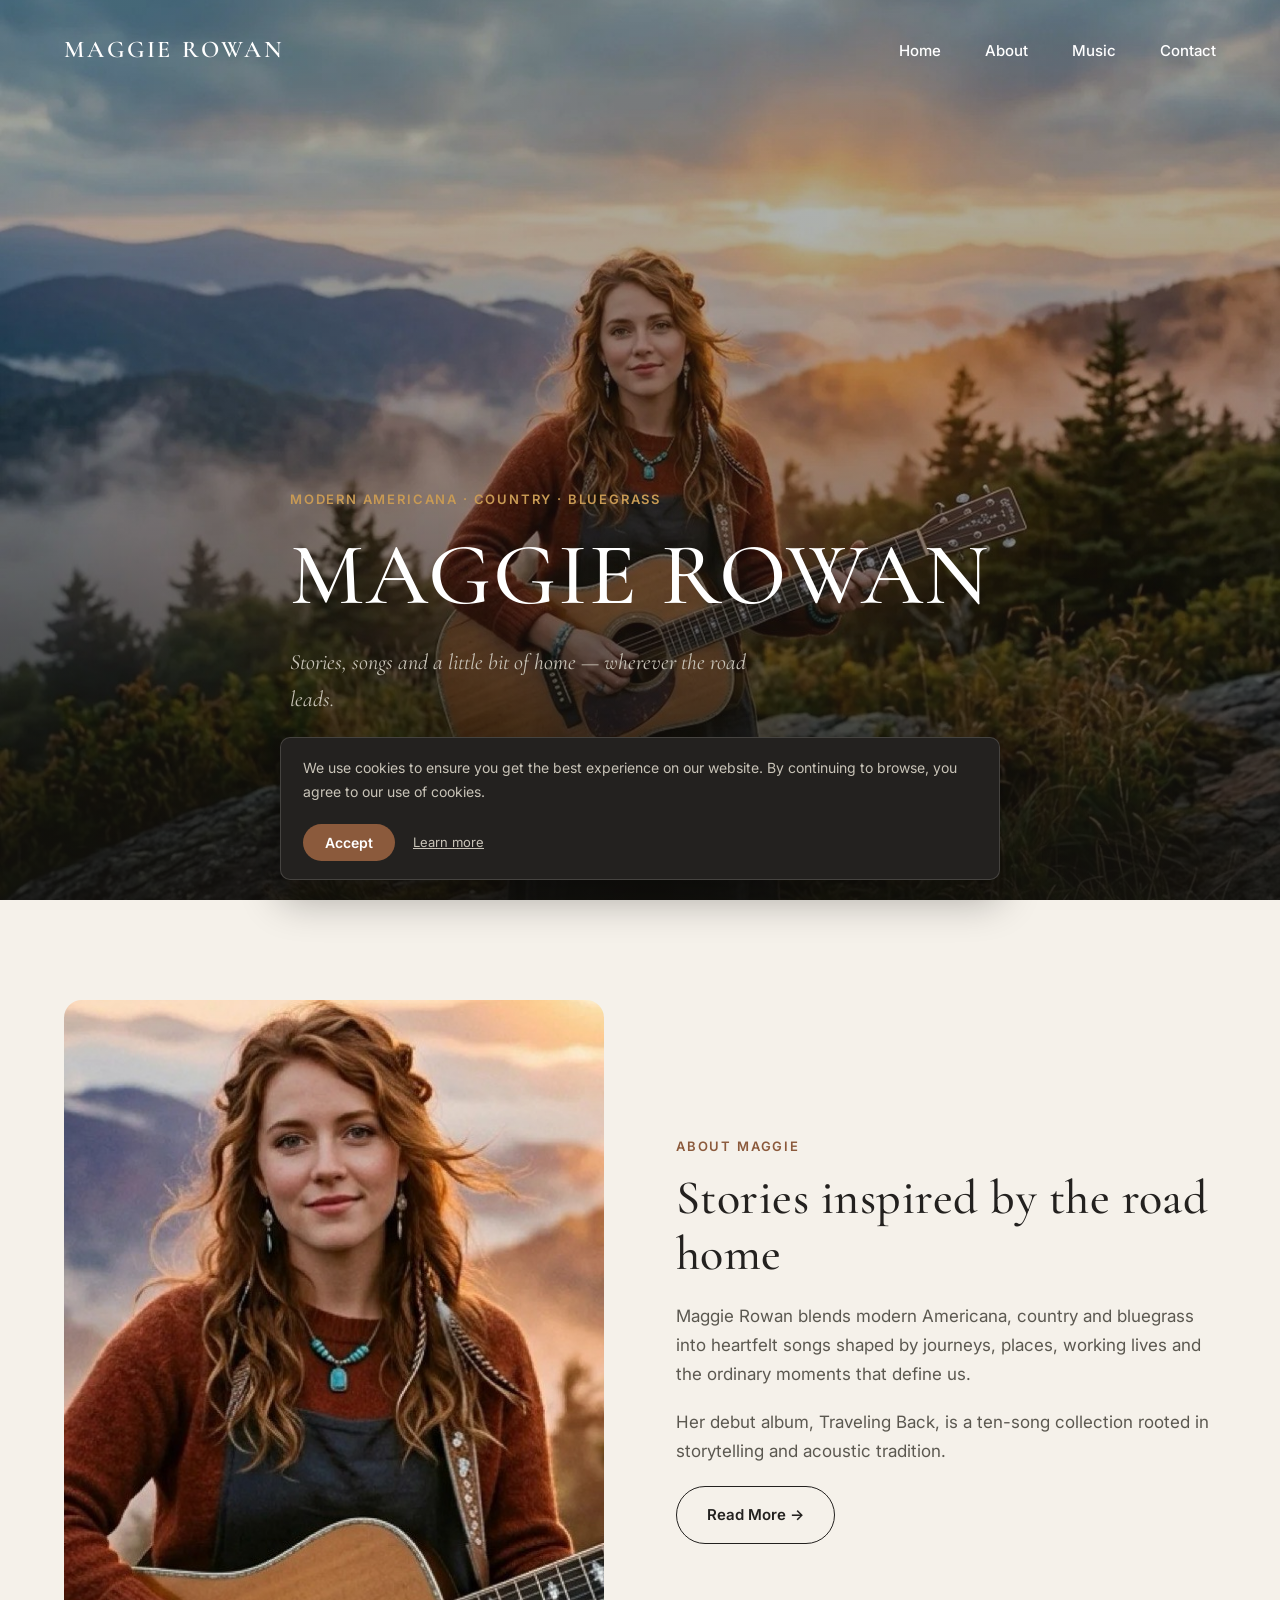
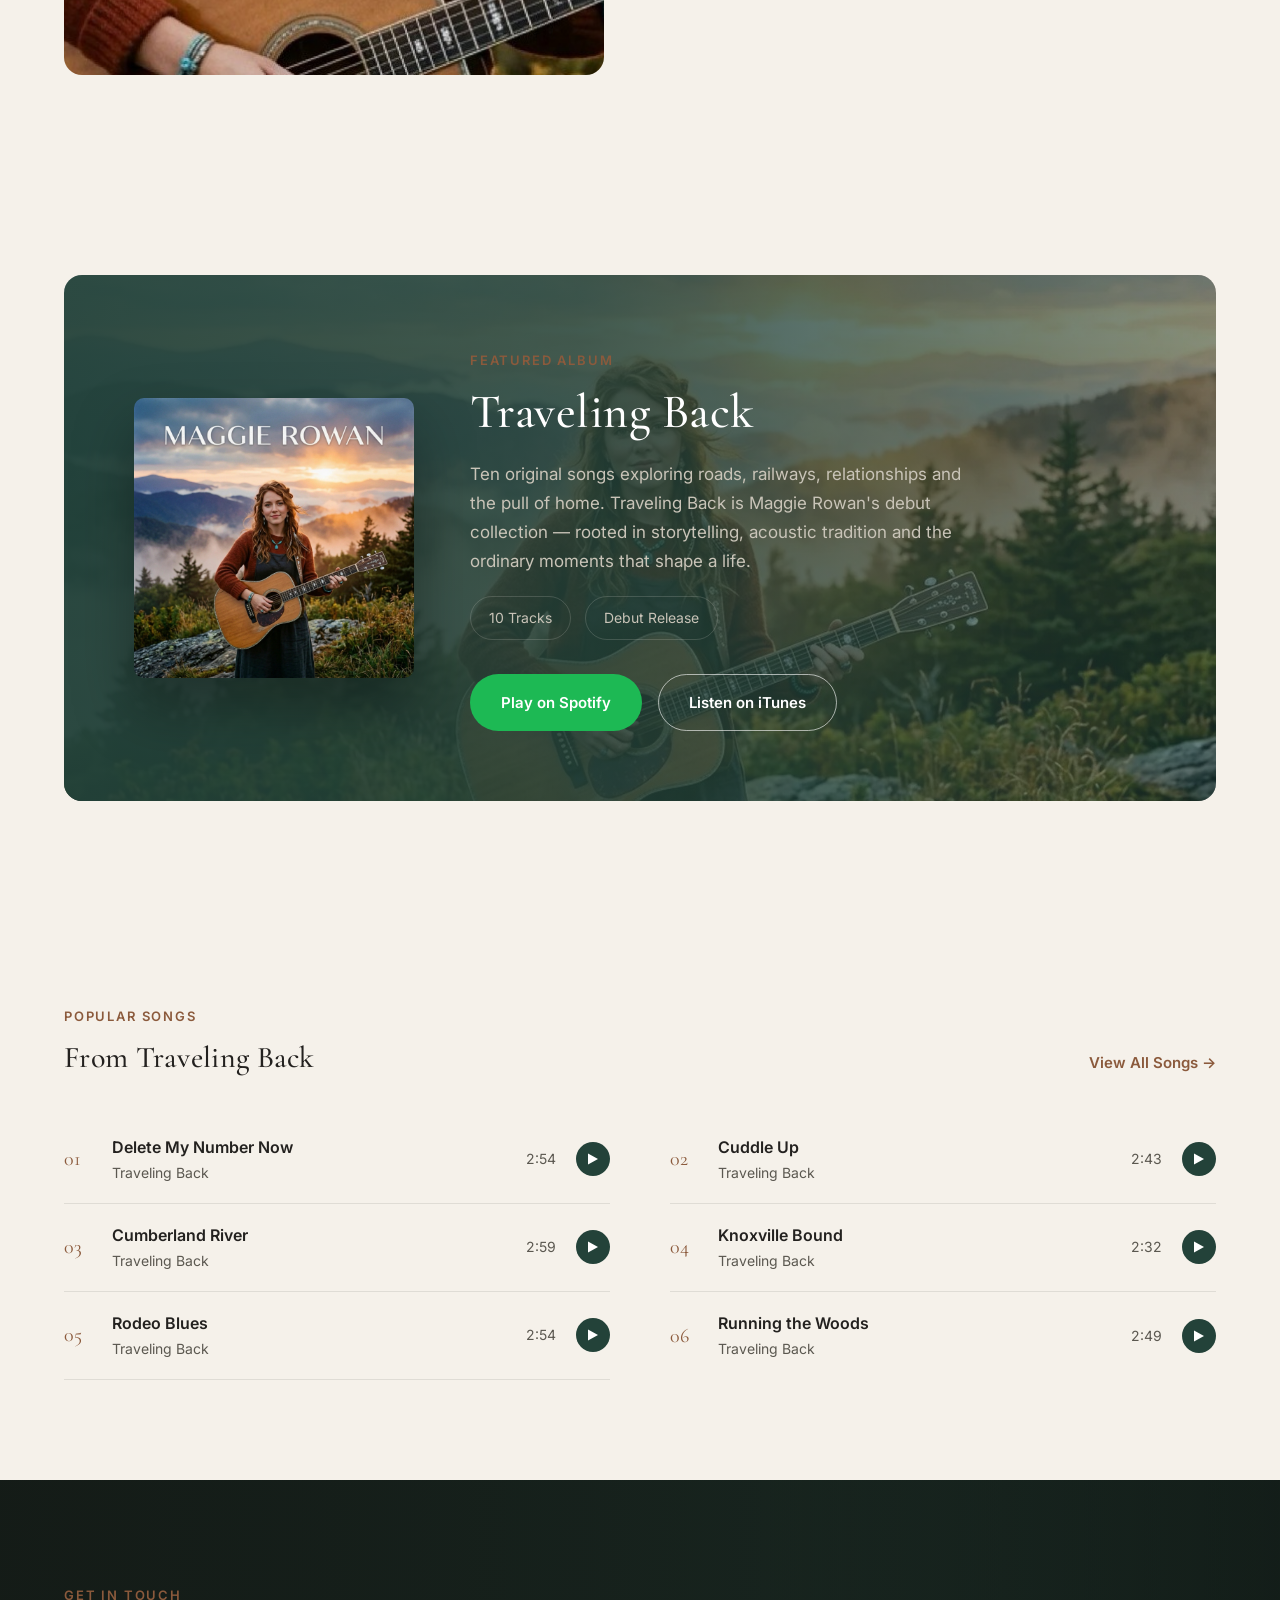
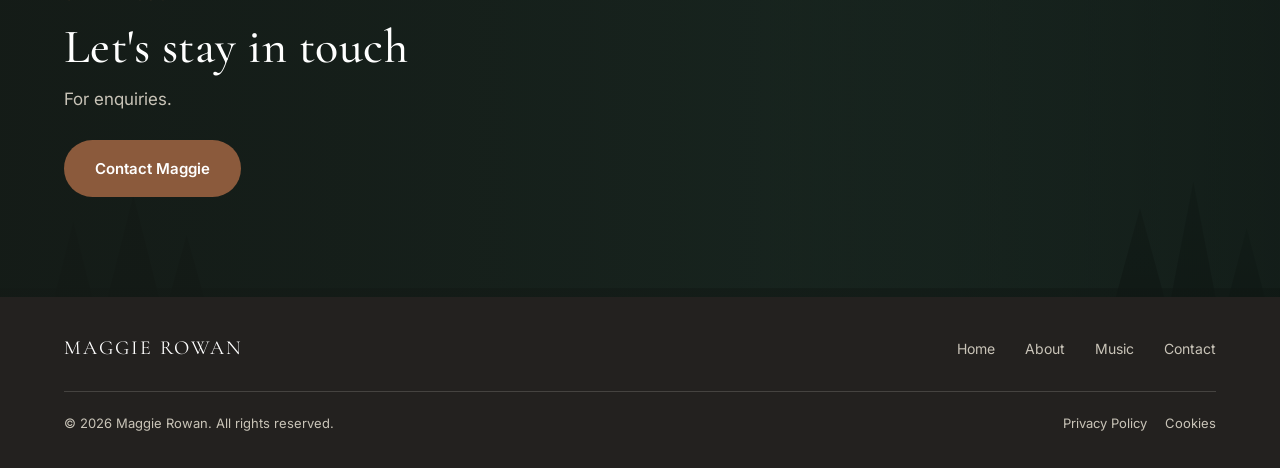
<file: static-site/index.html>
<!DOCTYPE html>
<html lang="en-US">
<head>
<meta charset="UTF-8" />
<meta name="viewport" content="width=device-width, initial-scale=1" />
<title>Maggie Rowan | Modern Americana, Country &amp; Bluegrass</title>
<meta name="description" content="Maggie Rowan is a singer-songwriter bringing together modern Americana, country and bluegrass. Listen to her debut album, Traveling Back." />
<link rel="preconnect" href="https://fonts.googleapis.com">
<link rel="preconnect" href="https://fonts.gstatic.com" crossorigin>
<link href="https://fonts.googleapis.com/css2?family=Cormorant+Garamond:ital,wght@0,400;0,500;0,600;1,500&family=Inter:wght@400;500;600;700&display=swap" rel="stylesheet">
<link rel="stylesheet" href="assets/css/style.css" />
</head>
<body class="mr-body">

<header class="mr-header" id="mr-site-header">
	<div class="mr-container mr-header-inner">
		<a class="mr-logo" href="index.html">Maggie Rowan</a>
		<ul class="mr-nav" id="mr-nav">
			<li><a href="index.html">Home</a></li>
			<li><a href="about.html">About</a></li>
			<li><a href="music.html">Music</a></li>
			<li><a href="contact.html">Contact</a></li>
		</ul>
		<button type="button" class="mr-nav-toggle" id="mr-nav-toggle" aria-label="Toggle menu" aria-expanded="false" aria-controls="mr-nav">
			<span></span><span></span><span></span>
		</button>
	</div>
</header>

<main>

	<!-- HERO -->
	<section class="mr-hero" style="background-image:url('assets/images/hero-photo.jpg');">
		<div class="mr-container mr-hero-content">
			<span class="mr-eyebrow">Modern Americana &middot; Country &middot; Bluegrass</span>
			<h1>Maggie Rowan</h1>
			<p class="mr-hero-subtext">Stories, songs and a little bit of home &mdash; wherever the road leads.</p>
			<div class="mr-btn-row">
				<a class="mr-btn mr-btn-spotify" href="https://open.spotify.com/artist/01Sv95DwkMF2DjDFXOxd6R" target="_blank" rel="noopener">Listen on Spotify</a>
				<a class="mr-btn mr-btn-outline" href="https://itunes.apple.com/us/artist/maggie-rowan/6808578070" target="_blank" rel="noopener">Listen on iTunes</a>
			</div>
		</div>
	</section>

	<!-- ABOUT -->
	<section class="mr-section mr-bg-ivory">
		<div class="mr-container mr-split">
			<div class="mr-split-media">
				<img src="assets/images/portrait-home.jpg" alt="Maggie Rowan" />
			</div>
			<div class="mr-split-body">
				<span class="mr-eyebrow">About Maggie</span>
				<h2 class="mr-h2">Stories inspired by the road home</h2>
				<p>Maggie Rowan blends modern Americana, country and bluegrass into heartfelt songs shaped by journeys, places, working lives and the ordinary moments that define us.</p>
				<p>Her debut album, Traveling Back, is a ten-song collection rooted in storytelling and acoustic tradition.</p>
				<a class="mr-btn mr-btn-outline-dark" href="about.html">Read More &rarr;</a>
			</div>
		</div>
	</section>

	<!-- FEATURED ALBUM -->
	<section class="mr-section mr-bg-ivory">
		<div class="mr-container">
			<div class="mr-album-feature" style="background-image:url('assets/images/hero-photo.jpg');">
				<div class="mr-album-feature-inner">
					<div class="mr-album-cover">
						<img src="assets/images/album-cover.jpg" alt="Traveling Back album cover" />
					</div>
					<div>
						<span class="mr-eyebrow">Featured Album</span>
						<h2 class="mr-h2">Traveling Back</h2>
						<p>Ten original songs exploring roads, railways, relationships and the pull of home. Traveling Back is Maggie Rowan's debut collection &mdash; rooted in storytelling, acoustic tradition and the ordinary moments that shape a life.</p>
						<div class="mr-album-badges">
							<span class="mr-badge">10 Tracks</span>
							<span class="mr-badge">Debut Release</span>
						</div>
						<div class="mr-btn-row">
							<a class="mr-btn mr-btn-spotify" href="https://open.spotify.com/artist/01Sv95DwkMF2DjDFXOxd6R" target="_blank" rel="noopener">Play on Spotify</a>
							<a class="mr-btn mr-btn-itunes" href="https://itunes.apple.com/us/artist/maggie-rowan/6808578070" target="_blank" rel="noopener">Listen on iTunes</a>
						</div>
					</div>
				</div>
			</div>
		</div>
	</section>

	<!-- TRACK LIST -->
	<section class="mr-section mr-bg-ivory">
		<div class="mr-container">
			<div class="mr-tracklist-head">
				<div>
					<span class="mr-eyebrow">Popular Songs</span>
					<h2 class="mr-h3" style="margin-bottom:0;">From Traveling Back</h2>
				</div>
				<a class="mr-view-all" href="music.html">View All Songs &rarr;</a>
			</div>
			<div class="mr-tracks">
				<div class="mr-track">
					<span class="mr-track-num">01</span>
					<div><div class="mr-track-title"><a href="https://open.spotify.com/track/0l0ZYMYRhetpir8TD7LVMI" target="_blank" rel="noopener">Delete My Number Now</a></div><div class="mr-track-album">Traveling Back</div></div>
					<span class="mr-track-time">2:54</span>
					<span class="mr-track-play" aria-hidden="true"><svg width="12" height="12" viewBox="0 0 12 12" fill="currentColor"><path d="M1 0.5L11 6L1 11.5V0.5Z"/></svg></span>
				</div>
				<div class="mr-track">
					<span class="mr-track-num">02</span>
					<div><div class="mr-track-title"><a href="https://open.spotify.com/track/1VtfyvMipprMUHZ9mATDIA" target="_blank" rel="noopener">Cuddle Up</a></div><div class="mr-track-album">Traveling Back</div></div>
					<span class="mr-track-time">2:43</span>
					<span class="mr-track-play" aria-hidden="true"><svg width="12" height="12" viewBox="0 0 12 12" fill="currentColor"><path d="M1 0.5L11 6L1 11.5V0.5Z"/></svg></span>
				</div>
				<div class="mr-track">
					<span class="mr-track-num">03</span>
					<div><div class="mr-track-title"><a href="https://open.spotify.com/track/2VTaHh6FzBqv1AZo1VyWw5" target="_blank" rel="noopener">Cumberland River</a></div><div class="mr-track-album">Traveling Back</div></div>
					<span class="mr-track-time">2:59</span>
					<span class="mr-track-play" aria-hidden="true"><svg width="12" height="12" viewBox="0 0 12 12" fill="currentColor"><path d="M1 0.5L11 6L1 11.5V0.5Z"/></svg></span>
				</div>
				<div class="mr-track">
					<span class="mr-track-num">04</span>
					<div><div class="mr-track-title"><a href="https://open.spotify.com/track/2CtqPXcaj6HvGZizVLUL9K" target="_blank" rel="noopener">Knoxville Bound</a></div><div class="mr-track-album">Traveling Back</div></div>
					<span class="mr-track-time">2:32</span>
					<span class="mr-track-play" aria-hidden="true"><svg width="12" height="12" viewBox="0 0 12 12" fill="currentColor"><path d="M1 0.5L11 6L1 11.5V0.5Z"/></svg></span>
				</div>
				<div class="mr-track">
					<span class="mr-track-num">05</span>
					<div><div class="mr-track-title"><a href="https://open.spotify.com/track/3G4V2n2XuSy41et7ONugck" target="_blank" rel="noopener">Rodeo Blues</a></div><div class="mr-track-album">Traveling Back</div></div>
					<span class="mr-track-time">2:54</span>
					<span class="mr-track-play" aria-hidden="true"><svg width="12" height="12" viewBox="0 0 12 12" fill="currentColor"><path d="M1 0.5L11 6L1 11.5V0.5Z"/></svg></span>
				</div>
				<div class="mr-track">
					<span class="mr-track-num">06</span>
					<div><div class="mr-track-title"><a href="https://open.spotify.com/track/7o25tklNvrjUHswPuiMMRQ" target="_blank" rel="noopener">Running the Woods</a></div><div class="mr-track-album">Traveling Back</div></div>
					<span class="mr-track-time">2:49</span>
					<span class="mr-track-play" aria-hidden="true"><svg width="12" height="12" viewBox="0 0 12 12" fill="currentColor"><path d="M1 0.5L11 6L1 11.5V0.5Z"/></svg></span>
				</div>
			</div>
		</div>
	</section>

	<!-- CONTACT CTA -->
	<section class="mr-section mr-cta" style="background-image:url('assets/images/cta-bg.svg');">
		<div class="mr-container mr-cta-inner">
			<div>
				<span class="mr-eyebrow">Get In Touch</span>
				<h2 class="mr-h2">Let's stay in touch</h2>
				<p>For enquiries.</p>
				<a class="mr-btn mr-btn-rust" href="contact.html">Contact Maggie</a>
			</div>
		</div>
	</section>

</main>

<footer class="mr-footer">
	<div class="mr-container">
		<div class="mr-footer-inner">
			<a class="mr-footer-logo" href="index.html">Maggie Rowan</a>
			<ul class="mr-footer-nav">
				<li><a href="index.html">Home</a></li>
				<li><a href="about.html">About</a></li>
				<li><a href="music.html">Music</a></li>
				<li><a href="contact.html">Contact</a></li>
			</ul>
		</div>
		<div class="mr-footer-bottom">
			<span>&copy; 2026 Maggie Rowan. All rights reserved.</span>
			<div class="mr-footer-legal">
				<a href="privacy-policy.html">Privacy Policy</a>
				<a href="#" id="mr-manage-cookies">Cookies</a>
			</div>
		</div>
	</div>
</footer>

<div class="mr-cookie-banner" id="mr-cookie-banner" role="dialog" aria-live="polite" aria-label="Cookie notice">
	<p>We use cookies to ensure you get the best experience on our website. By continuing to browse, you agree to our use of cookies.</p>
	<div class="mr-cookie-actions">
		<button type="button" class="mr-cookie-accept" id="mr-cookie-accept">Accept</button>
		<a href="privacy-policy.html">Learn more</a>
	</div>
</div>

<script src="assets/js/main.js"></script>
</body>
</html>
</file>
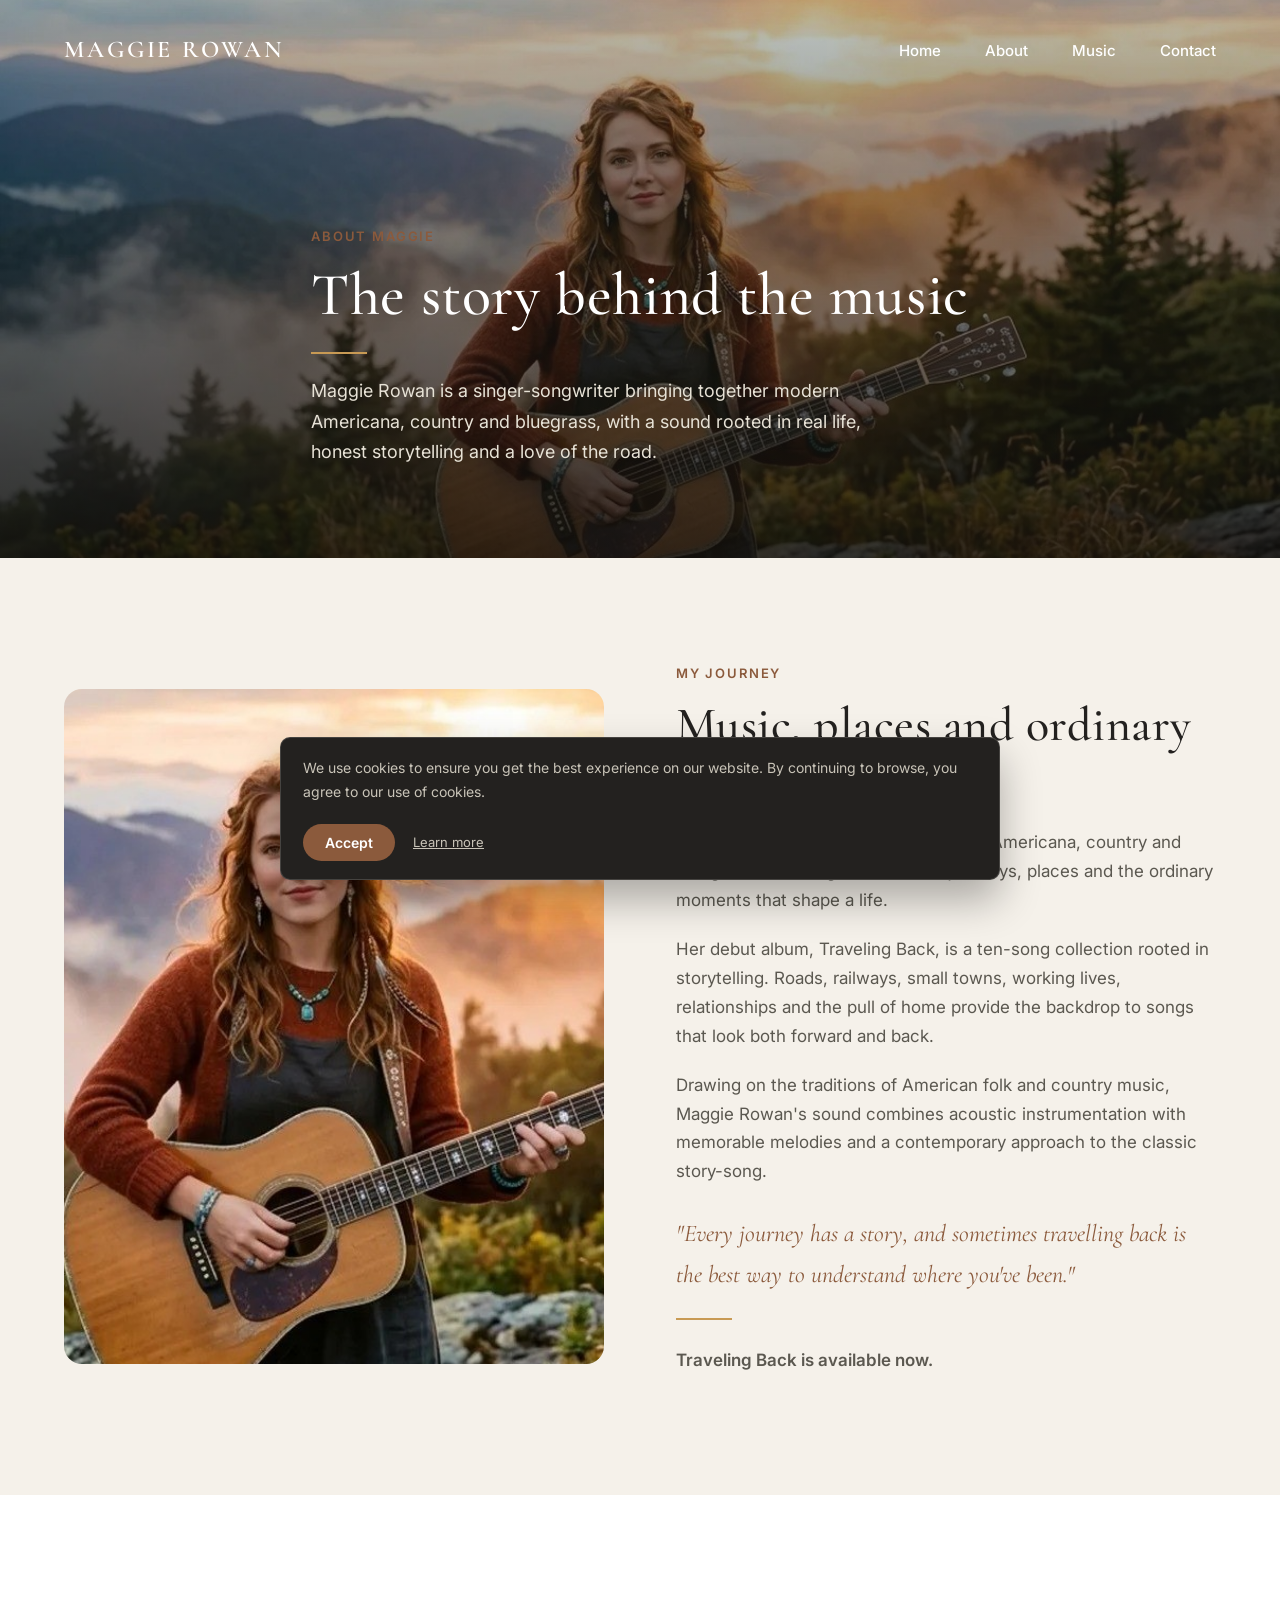
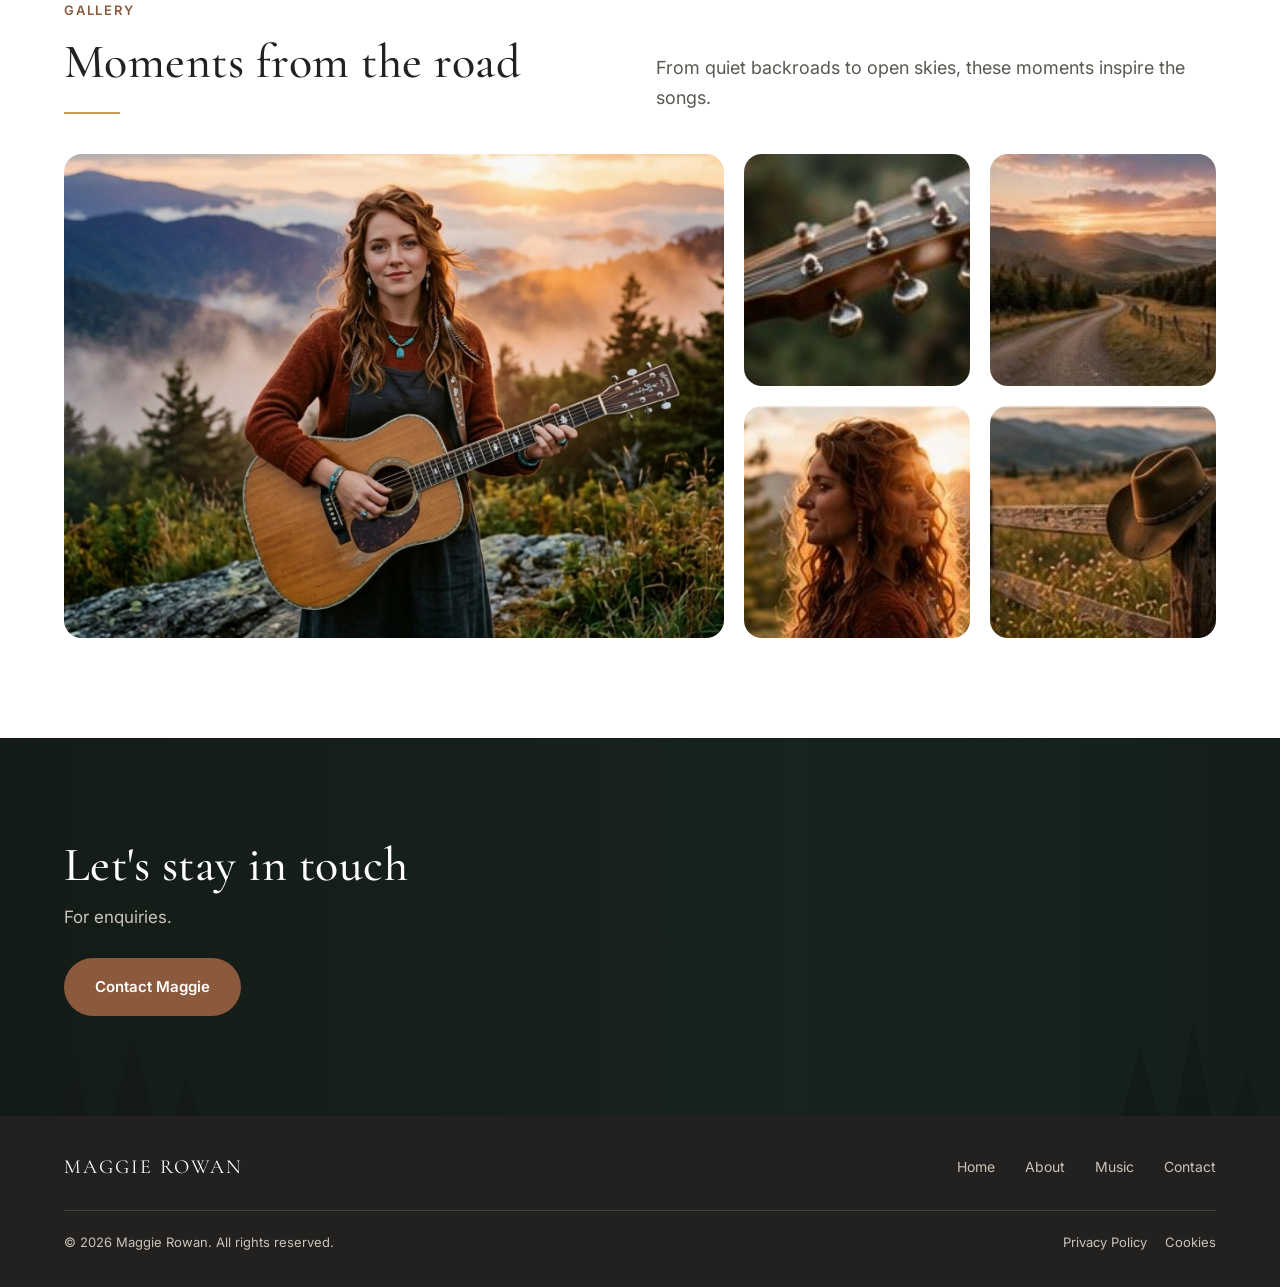
<file: static-site/about.html>
<!DOCTYPE html>
<html lang="en-US">
<head>
<meta charset="UTF-8" />
<meta name="viewport" content="width=device-width, initial-scale=1" />
<title>About | Maggie Rowan</title>
<meta name="description" content="The story behind Maggie Rowan's music — modern Americana, country and bluegrass rooted in storytelling and the road home." />
<link rel="preconnect" href="https://fonts.googleapis.com">
<link rel="preconnect" href="https://fonts.gstatic.com" crossorigin>
<link href="https://fonts.googleapis.com/css2?family=Cormorant+Garamond:ital,wght@0,400;0,500;0,600;1,500&family=Inter:wght@400;500;600;700&display=swap" rel="stylesheet">
<link rel="stylesheet" href="assets/css/style.css" />
</head>
<body class="mr-body">

<header class="mr-header" id="mr-site-header">
	<div class="mr-container mr-header-inner">
		<a class="mr-logo" href="index.html">Maggie Rowan</a>
		<ul class="mr-nav" id="mr-nav">
			<li><a href="index.html">Home</a></li>
			<li><a href="about.html">About</a></li>
			<li><a href="music.html">Music</a></li>
			<li><a href="contact.html">Contact</a></li>
		</ul>
		<button type="button" class="mr-nav-toggle" id="mr-nav-toggle" aria-label="Toggle menu" aria-expanded="false" aria-controls="mr-nav">
			<span></span><span></span><span></span>
		</button>
	</div>
</header>

<main>

	<!-- PAGE HERO -->
	<section class="mr-page-hero" style="background-image:url('assets/images/hero-photo.jpg');">
		<div class="mr-container mr-page-hero-content">
			<span class="mr-eyebrow">About Maggie</span>
			<h1 class="mr-h1-sm">The story behind the music</h1>
			<hr class="mr-rule" />
			<p class="mr-lead" style="color:#e7e2d6;margin-top:22px;">
				Maggie Rowan is a singer-songwriter bringing together modern Americana, country and bluegrass, with a sound rooted in real life, honest storytelling and a love of the road.
			</p>
		</div>
	</section>

	<!-- MY JOURNEY -->
	<section class="mr-section mr-bg-ivory">
		<div class="mr-container mr-split">
			<div class="mr-split-media">
				<img src="assets/images/portrait-about.jpg" alt="Maggie Rowan" />
			</div>
			<div class="mr-split-body">
				<span class="mr-eyebrow">My Journey</span>
				<h2 class="mr-h2">Music, places and ordinary moments</h2>
				<p>Maggie Rowan brings together modern Americana, country and bluegrass with songs built around journeys, places and the ordinary moments that shape a life.</p>
				<p>Her debut album, Traveling Back, is a ten-song collection rooted in storytelling. Roads, railways, small towns, working lives, relationships and the pull of home provide the backdrop to songs that look both forward and back.</p>
				<p>Drawing on the traditions of American folk and country music, Maggie Rowan's sound combines acoustic instrumentation with memorable melodies and a contemporary approach to the classic story-song.</p>
				<blockquote class="mr-pull-quote">
					"Every journey has a story, and sometimes travelling back is the best way to understand where you've been."
				</blockquote>
				<hr class="mr-rule" />
				<p style="margin-top:26px;font-weight:600;">Traveling Back is available now.</p>
			</div>
		</div>
	</section>

	<!-- GALLERY -->
	<section class="mr-section mr-bg-white">
		<div class="mr-container">
			<div class="mr-tracklist-head">
				<div>
					<span class="mr-eyebrow">Gallery</span>
					<h2 class="mr-h2" style="margin-bottom:0;">Moments from the road</h2>
					<hr class="mr-rule" />
				</div>
				<p class="mr-lead" style="margin:0;">From quiet backroads to open skies, these moments inspire the songs.</p>
			</div>

			<div class="mr-gallery">
				<div class="mr-gallery-main">
					<img src="assets/images/gallery-main.jpg" alt="Maggie Rowan performing" />
				</div>
				<div class="mr-gallery-grid">
					<img src="assets/images/gallery-headstock.jpg" alt="" />
					<img src="assets/images/gallery-road.jpg" alt="" />
					<img src="assets/images/gallery-profile.jpg" alt="" />
					<img src="assets/images/gallery-hat.jpg" alt="" />
				</div>
			</div>
		</div>
	</section>

	<!-- CONTACT CTA -->
	<section class="mr-section mr-cta" style="background-image:url('assets/images/cta-bg.svg');">
		<div class="mr-container mr-cta-inner">
			<div>
				<h2 class="mr-h2">Let's stay in touch</h2>
				<p>For enquiries.</p>
				<a class="mr-btn mr-btn-rust" href="contact.html">Contact Maggie</a>
			</div>
		</div>
	</section>

</main>

<footer class="mr-footer">
	<div class="mr-container">
		<div class="mr-footer-inner">
			<a class="mr-footer-logo" href="index.html">Maggie Rowan</a>
			<ul class="mr-footer-nav">
				<li><a href="index.html">Home</a></li>
				<li><a href="about.html">About</a></li>
				<li><a href="music.html">Music</a></li>
				<li><a href="contact.html">Contact</a></li>
			</ul>
		</div>
		<div class="mr-footer-bottom">
			<span>&copy; 2026 Maggie Rowan. All rights reserved.</span>
			<div class="mr-footer-legal">
				<a href="privacy-policy.html">Privacy Policy</a>
				<a href="#" id="mr-manage-cookies">Cookies</a>
			</div>
		</div>
	</div>
</footer>

<div class="mr-cookie-banner" id="mr-cookie-banner" role="dialog" aria-live="polite" aria-label="Cookie notice">
	<p>We use cookies to ensure you get the best experience on our website. By continuing to browse, you agree to our use of cookies.</p>
	<div class="mr-cookie-actions">
		<button type="button" class="mr-cookie-accept" id="mr-cookie-accept">Accept</button>
		<a href="privacy-policy.html">Learn more</a>
	</div>
</div>

<script src="assets/js/main.js"></script>
</body>
</html>
</file>
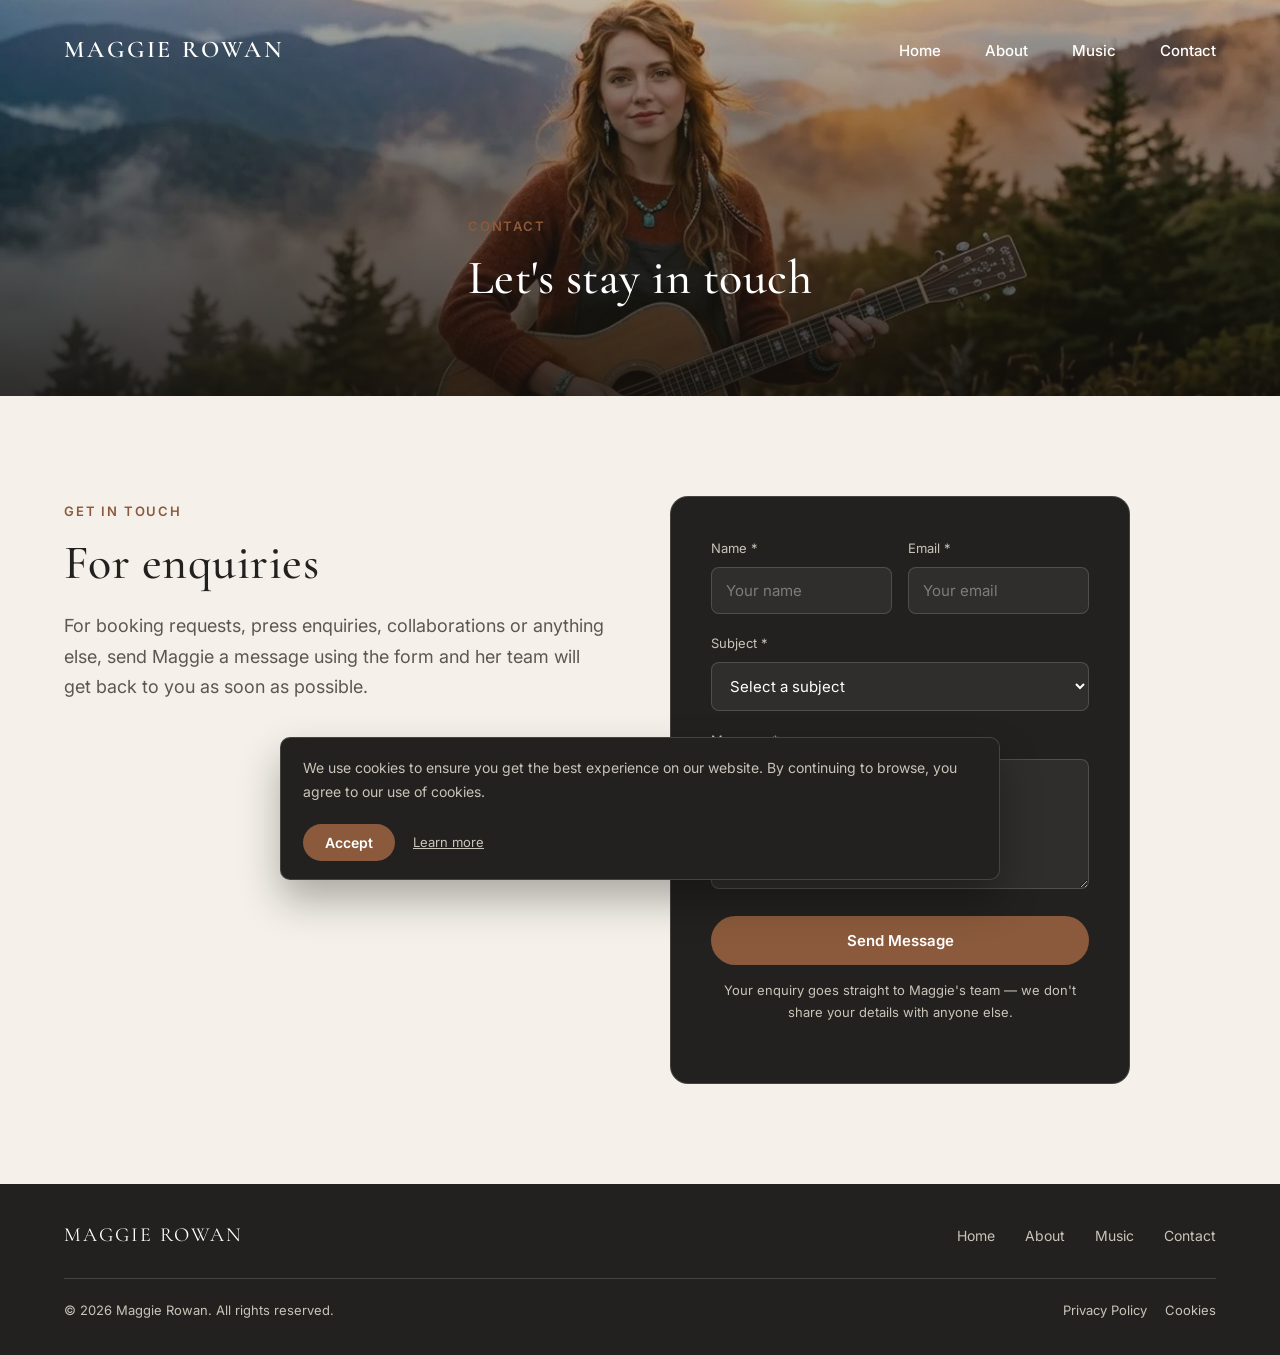
<file: static-site/contact.html>
<!DOCTYPE html>
<html lang="en-US">
<head>
<meta charset="UTF-8" />
<meta name="viewport" content="width=device-width, initial-scale=1" />
<title>Contact | Maggie Rowan</title>
<meta name="description" content="Get in touch with Maggie Rowan for booking, press or collaboration enquiries." />
<link rel="preconnect" href="https://fonts.googleapis.com">
<link rel="preconnect" href="https://fonts.gstatic.com" crossorigin>
<link href="https://fonts.googleapis.com/css2?family=Cormorant+Garamond:ital,wght@0,400;0,500;0,600;1,500&family=Inter:wght@400;500;600;700&display=swap" rel="stylesheet">
<link rel="stylesheet" href="assets/css/style.css" />
</head>
<body class="mr-body">

<header class="mr-header" id="mr-site-header">
	<div class="mr-container mr-header-inner">
		<a class="mr-logo" href="index.html">Maggie Rowan</a>
		<ul class="mr-nav" id="mr-nav">
			<li><a href="index.html">Home</a></li>
			<li><a href="about.html">About</a></li>
			<li><a href="music.html">Music</a></li>
			<li><a href="contact.html">Contact</a></li>
		</ul>
		<button type="button" class="mr-nav-toggle" id="mr-nav-toggle" aria-label="Toggle menu" aria-expanded="false" aria-controls="mr-nav">
			<span></span><span></span><span></span>
		</button>
	</div>
</header>

<main>

	<section class="mr-page-hero" style="min-height:44vh;background-image:url('assets/images/hero-photo.jpg');">
		<div class="mr-container mr-page-hero-content" style="padding-top:130px;">
			<span class="mr-eyebrow">Contact</span>
			<h1 class="mr-h2">Let's stay in touch</h1>
		</div>
	</section>

	<section class="mr-section mr-bg-ivory">
		<div class="mr-container mr-contact-grid">
			<div>
				<span class="mr-eyebrow">Get In Touch</span>
				<h2 class="mr-h2">For enquiries</h2>
				<p class="mr-lead">For booking requests, press enquiries, collaborations or anything else, send Maggie a message using the form and her team will get back to you as soon as possible.</p>
			</div>
			<div>
				<div class="mr-form-wrap">
					<form name="contact" method="POST" data-netlify="true" netlify-honeypot="bot-field" action="/thank-you.html">
						<input type="hidden" name="form-name" value="contact" />
						<p style="position:absolute;left:-9999px;" aria-hidden="true">
							<label>Don't fill this out if you're human: <input name="bot-field" tabindex="-1" autocomplete="off" /></label>
						</p>

						<div class="mr-form-row">
							<div class="mr-field">
								<label for="mr_contact_name">Name *</label>
								<input type="text" id="mr_contact_name" name="name" placeholder="Your name" required />
							</div>
							<div class="mr-field">
								<label for="mr_contact_email">Email *</label>
								<input type="email" id="mr_contact_email" name="email" placeholder="Your email" required />
							</div>
						</div>

						<div class="mr-field">
							<label for="mr_contact_subject">Subject *</label>
							<select id="mr_contact_subject" name="subject" required>
								<option value="">Select a subject</option>
								<option value="Booking enquiry">Booking enquiry</option>
								<option value="Press / media">Press / media</option>
								<option value="Collaboration">Collaboration</option>
								<option value="General enquiry">General enquiry</option>
							</select>
						</div>

						<div class="mr-field">
							<label for="mr_contact_message">Message *</label>
							<textarea id="mr_contact_message" name="message" placeholder="Your message" required></textarea>
						</div>

						<button type="submit" class="mr-btn mr-btn-rust mr-form-submit">Send Message</button>
						<p class="mr-form-note">Your enquiry goes straight to Maggie's team &mdash; we don't share your details with anyone else.</p>
					</form>
				</div>
			</div>
		</div>
	</section>

</main>

<footer class="mr-footer">
	<div class="mr-container">
		<div class="mr-footer-inner">
			<a class="mr-footer-logo" href="index.html">Maggie Rowan</a>
			<ul class="mr-footer-nav">
				<li><a href="index.html">Home</a></li>
				<li><a href="about.html">About</a></li>
				<li><a href="music.html">Music</a></li>
				<li><a href="contact.html">Contact</a></li>
			</ul>
		</div>
		<div class="mr-footer-bottom">
			<span>&copy; 2026 Maggie Rowan. All rights reserved.</span>
			<div class="mr-footer-legal">
				<a href="privacy-policy.html">Privacy Policy</a>
				<a href="#" id="mr-manage-cookies">Cookies</a>
			</div>
		</div>
	</div>
</footer>

<div class="mr-cookie-banner" id="mr-cookie-banner" role="dialog" aria-live="polite" aria-label="Cookie notice">
	<p>We use cookies to ensure you get the best experience on our website. By continuing to browse, you agree to our use of cookies.</p>
	<div class="mr-cookie-actions">
		<button type="button" class="mr-cookie-accept" id="mr-cookie-accept">Accept</button>
		<a href="privacy-policy.html">Learn more</a>
	</div>
</div>

<script src="assets/js/main.js"></script>
</body>
</html>
</file>
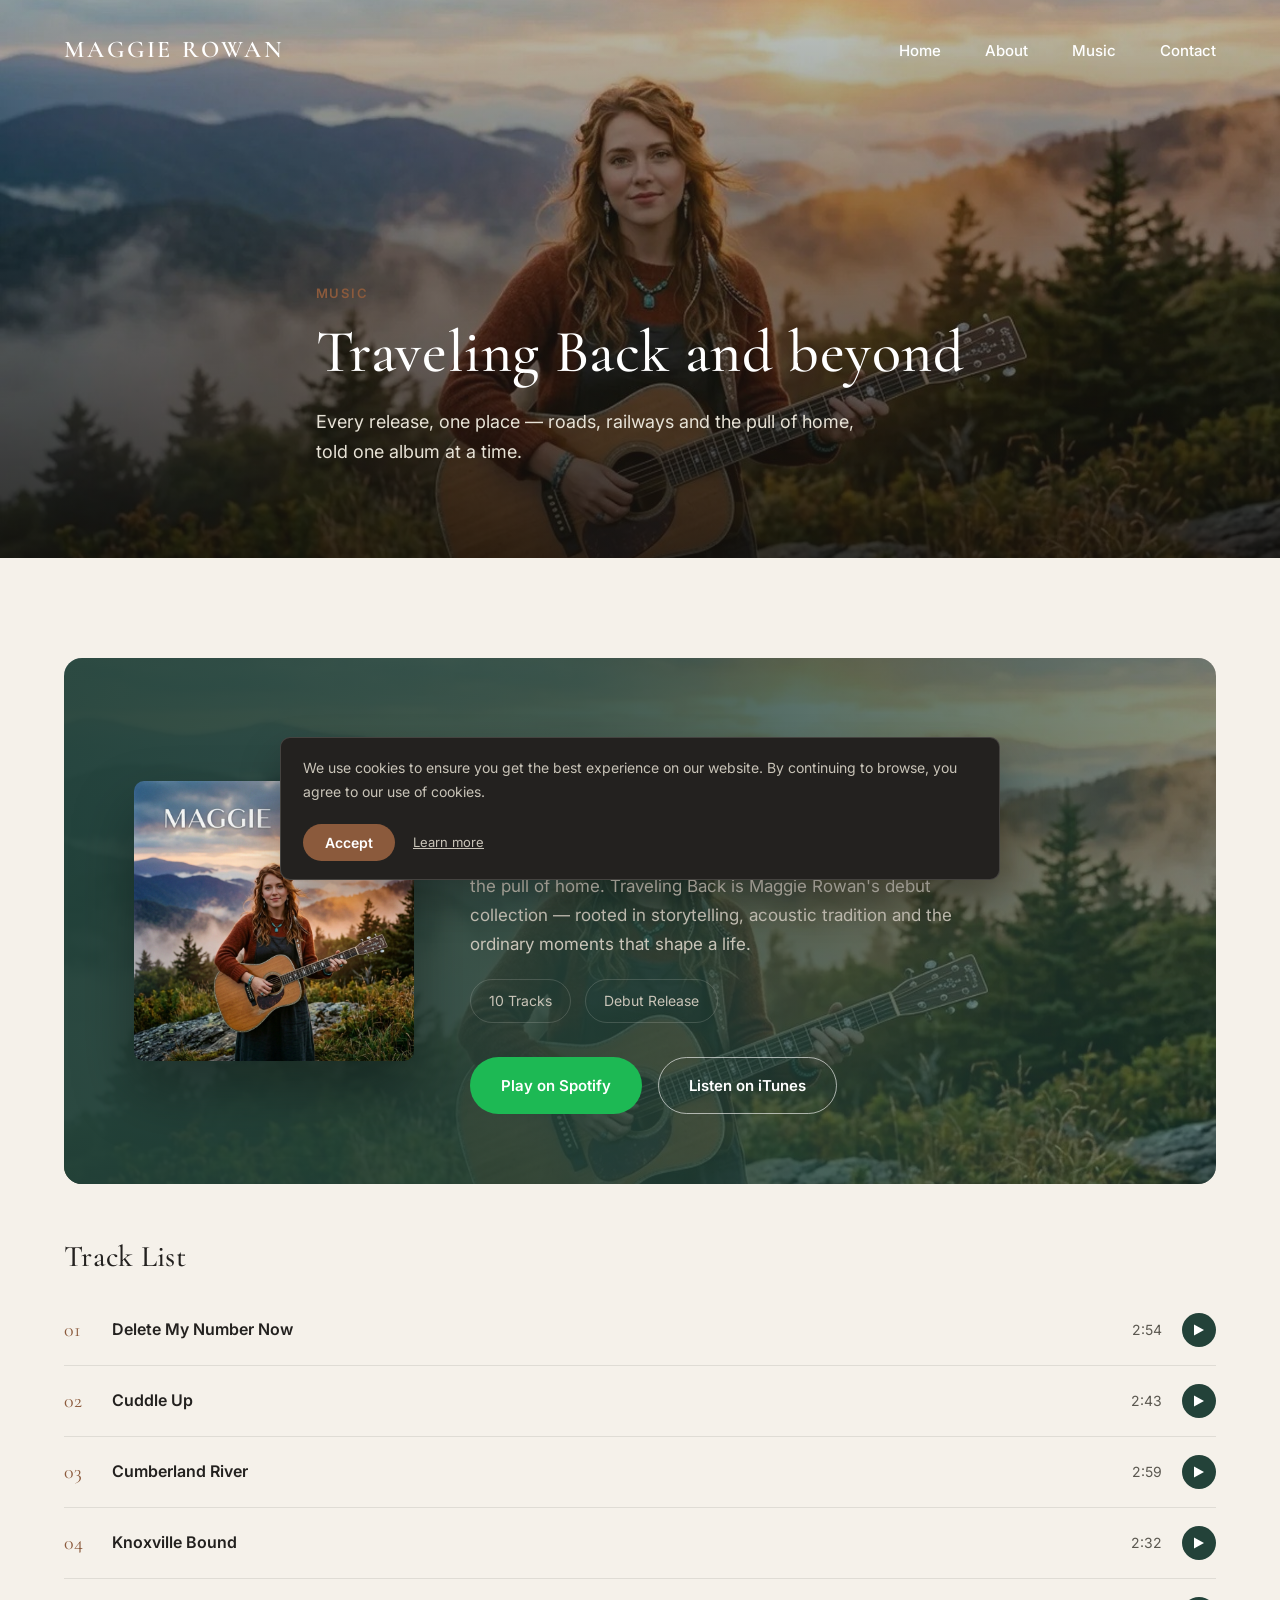
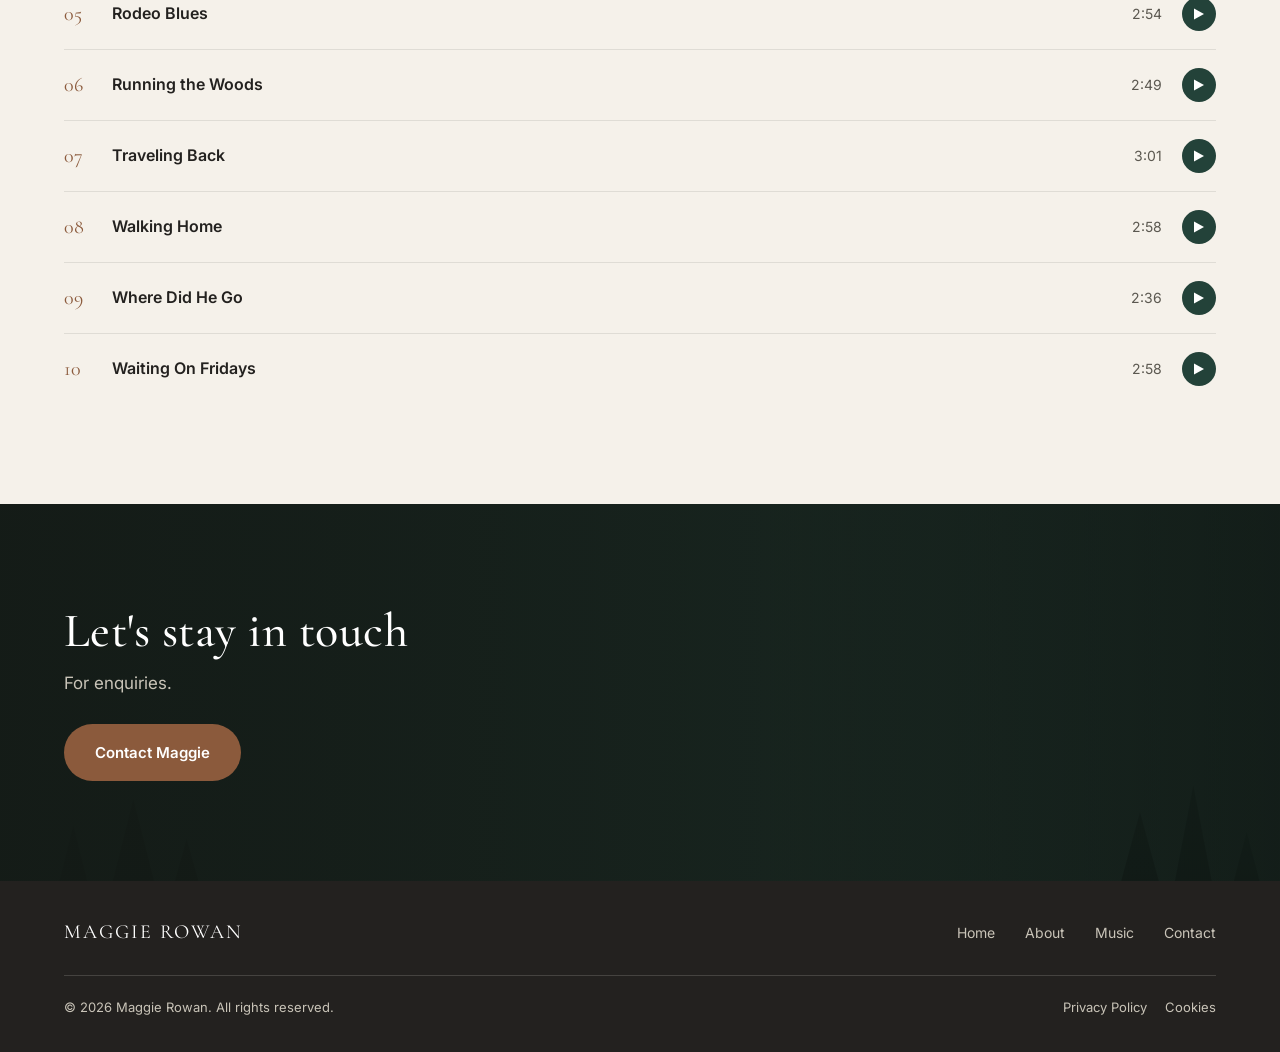
<file: static-site/music.html>
<!DOCTYPE html>
<html lang="en-US">
<head>
<meta charset="UTF-8" />
<meta name="viewport" content="width=device-width, initial-scale=1" />
<title>Music | Maggie Rowan</title>
<meta name="description" content="Traveling Back — Maggie Rowan's debut album. Ten original songs exploring roads, railways, relationships and the pull of home." />
<link rel="preconnect" href="https://fonts.googleapis.com">
<link rel="preconnect" href="https://fonts.gstatic.com" crossorigin>
<link href="https://fonts.googleapis.com/css2?family=Cormorant+Garamond:ital,wght@0,400;0,500;0,600;1,500&family=Inter:wght@400;500;600;700&display=swap" rel="stylesheet">
<link rel="stylesheet" href="assets/css/style.css" />
</head>
<body class="mr-body">

<header class="mr-header" id="mr-site-header">
	<div class="mr-container mr-header-inner">
		<a class="mr-logo" href="index.html">Maggie Rowan</a>
		<ul class="mr-nav" id="mr-nav">
			<li><a href="index.html">Home</a></li>
			<li><a href="about.html">About</a></li>
			<li><a href="music.html">Music</a></li>
			<li><a href="contact.html">Contact</a></li>
		</ul>
		<button type="button" class="mr-nav-toggle" id="mr-nav-toggle" aria-label="Toggle menu" aria-expanded="false" aria-controls="mr-nav">
			<span></span><span></span><span></span>
		</button>
	</div>
</header>

<main>

	<section class="mr-page-hero" style="background-image:url('assets/images/hero-photo.jpg');">
		<div class="mr-container mr-page-hero-content">
			<span class="mr-eyebrow">Music</span>
			<h1 class="mr-h1-sm">Traveling Back and beyond</h1>
			<p class="mr-lead" style="color:#e7e2d6;">Every release, one place &mdash; roads, railways and the pull of home, told one album at a time.</p>
		</div>
	</section>

	<section class="mr-section mr-bg-ivory">
		<div class="mr-container">

			<div class="mr-album-feature" style="background-image:url('assets/images/hero-photo.jpg');">
				<div class="mr-album-feature-inner">
					<div class="mr-album-cover">
						<img src="assets/images/album-cover.jpg" alt="Traveling Back album cover" />
					</div>
					<div>
						<span class="mr-eyebrow">Latest Release</span>
						<h2 class="mr-h2">Traveling Back</h2>
						<p>Ten original songs exploring roads, railways, relationships and the pull of home. Traveling Back is Maggie Rowan's debut collection &mdash; rooted in storytelling, acoustic tradition and the ordinary moments that shape a life.</p>
						<div class="mr-album-badges">
							<span class="mr-badge">10 Tracks</span>
							<span class="mr-badge">Debut Release</span>
						</div>
						<div class="mr-btn-row">
							<a class="mr-btn mr-btn-spotify" href="https://open.spotify.com/artist/01Sv95DwkMF2DjDFXOxd6R" target="_blank" rel="noopener">Play on Spotify</a>
							<a class="mr-btn mr-btn-itunes" href="https://itunes.apple.com/us/artist/maggie-rowan/6808578070" target="_blank" rel="noopener">Listen on iTunes</a>
						</div>
					</div>
				</div>
			</div>

			<div style="margin-top:56px;">
				<h3 class="mr-h3">Track List</h3>
				<div class="mr-tracks mr-tracklist-full" style="grid-template-columns:1fr;">
					<div class="mr-track"><span class="mr-track-num">01</span><div class="mr-track-title"><a href="https://open.spotify.com/track/0l0ZYMYRhetpir8TD7LVMI" target="_blank" rel="noopener">Delete My Number Now</a></div><span class="mr-track-time">2:54</span><span class="mr-track-play" aria-hidden="true"><svg width="12" height="12" viewBox="0 0 12 12" fill="currentColor"><path d="M1 0.5L11 6L1 11.5V0.5Z"/></svg></span></div>
					<div class="mr-track"><span class="mr-track-num">02</span><div class="mr-track-title"><a href="https://open.spotify.com/track/1VtfyvMipprMUHZ9mATDIA" target="_blank" rel="noopener">Cuddle Up</a></div><span class="mr-track-time">2:43</span><span class="mr-track-play" aria-hidden="true"><svg width="12" height="12" viewBox="0 0 12 12" fill="currentColor"><path d="M1 0.5L11 6L1 11.5V0.5Z"/></svg></span></div>
					<div class="mr-track"><span class="mr-track-num">03</span><div class="mr-track-title"><a href="https://open.spotify.com/track/2VTaHh6FzBqv1AZo1VyWw5" target="_blank" rel="noopener">Cumberland River</a></div><span class="mr-track-time">2:59</span><span class="mr-track-play" aria-hidden="true"><svg width="12" height="12" viewBox="0 0 12 12" fill="currentColor"><path d="M1 0.5L11 6L1 11.5V0.5Z"/></svg></span></div>
					<div class="mr-track"><span class="mr-track-num">04</span><div class="mr-track-title"><a href="https://open.spotify.com/track/2CtqPXcaj6HvGZizVLUL9K" target="_blank" rel="noopener">Knoxville Bound</a></div><span class="mr-track-time">2:32</span><span class="mr-track-play" aria-hidden="true"><svg width="12" height="12" viewBox="0 0 12 12" fill="currentColor"><path d="M1 0.5L11 6L1 11.5V0.5Z"/></svg></span></div>
					<div class="mr-track"><span class="mr-track-num">05</span><div class="mr-track-title"><a href="https://open.spotify.com/track/3G4V2n2XuSy41et7ONugck" target="_blank" rel="noopener">Rodeo Blues</a></div><span class="mr-track-time">2:54</span><span class="mr-track-play" aria-hidden="true"><svg width="12" height="12" viewBox="0 0 12 12" fill="currentColor"><path d="M1 0.5L11 6L1 11.5V0.5Z"/></svg></span></div>
					<div class="mr-track"><span class="mr-track-num">06</span><div class="mr-track-title"><a href="https://open.spotify.com/track/7o25tklNvrjUHswPuiMMRQ" target="_blank" rel="noopener">Running the Woods</a></div><span class="mr-track-time">2:49</span><span class="mr-track-play" aria-hidden="true"><svg width="12" height="12" viewBox="0 0 12 12" fill="currentColor"><path d="M1 0.5L11 6L1 11.5V0.5Z"/></svg></span></div>
					<div class="mr-track"><span class="mr-track-num">07</span><div class="mr-track-title"><a href="https://open.spotify.com/track/4mrRPRYG19IWx0N7C5jpsV" target="_blank" rel="noopener">Traveling Back</a></div><span class="mr-track-time">3:01</span><span class="mr-track-play" aria-hidden="true"><svg width="12" height="12" viewBox="0 0 12 12" fill="currentColor"><path d="M1 0.5L11 6L1 11.5V0.5Z"/></svg></span></div>
					<div class="mr-track"><span class="mr-track-num">08</span><div class="mr-track-title"><a href="https://open.spotify.com/track/6Jukv6xHTTxMXcJMKCK1YF" target="_blank" rel="noopener">Walking Home</a></div><span class="mr-track-time">2:58</span><span class="mr-track-play" aria-hidden="true"><svg width="12" height="12" viewBox="0 0 12 12" fill="currentColor"><path d="M1 0.5L11 6L1 11.5V0.5Z"/></svg></span></div>
					<div class="mr-track"><span class="mr-track-num">09</span><div class="mr-track-title"><a href="https://open.spotify.com/track/6mQPrtbM3f1UCtahAzROhx" target="_blank" rel="noopener">Where Did He Go</a></div><span class="mr-track-time">2:36</span><span class="mr-track-play" aria-hidden="true"><svg width="12" height="12" viewBox="0 0 12 12" fill="currentColor"><path d="M1 0.5L11 6L1 11.5V0.5Z"/></svg></span></div>
					<div class="mr-track"><span class="mr-track-num">10</span><div class="mr-track-title"><a href="https://open.spotify.com/track/5lxOYdG6wfwYo80CQx1EQz" target="_blank" rel="noopener">Waiting On Fridays</a></div><span class="mr-track-time">2:58</span><span class="mr-track-play" aria-hidden="true"><svg width="12" height="12" viewBox="0 0 12 12" fill="currentColor"><path d="M1 0.5L11 6L1 11.5V0.5Z"/></svg></span></div>
				</div>
			</div>

		</div>
	</section>

	<section class="mr-section mr-cta" style="background-image:url('assets/images/cta-bg.svg');">
		<div class="mr-container mr-cta-inner">
			<div>
				<h2 class="mr-h2">Let's stay in touch</h2>
				<p>For enquiries.</p>
				<a class="mr-btn mr-btn-rust" href="contact.html">Contact Maggie</a>
			</div>
		</div>
	</section>

</main>

<footer class="mr-footer">
	<div class="mr-container">
		<div class="mr-footer-inner">
			<a class="mr-footer-logo" href="index.html">Maggie Rowan</a>
			<ul class="mr-footer-nav">
				<li><a href="index.html">Home</a></li>
				<li><a href="about.html">About</a></li>
				<li><a href="music.html">Music</a></li>
				<li><a href="contact.html">Contact</a></li>
			</ul>
		</div>
		<div class="mr-footer-bottom">
			<span>&copy; 2026 Maggie Rowan. All rights reserved.</span>
			<div class="mr-footer-legal">
				<a href="privacy-policy.html">Privacy Policy</a>
				<a href="#" id="mr-manage-cookies">Cookies</a>
			</div>
		</div>
	</div>
</footer>

<div class="mr-cookie-banner" id="mr-cookie-banner" role="dialog" aria-live="polite" aria-label="Cookie notice">
	<p>We use cookies to ensure you get the best experience on our website. By continuing to browse, you agree to our use of cookies.</p>
	<div class="mr-cookie-actions">
		<button type="button" class="mr-cookie-accept" id="mr-cookie-accept">Accept</button>
		<a href="privacy-policy.html">Learn more</a>
	</div>
</div>

<script src="assets/js/main.js"></script>
</body>
</html>
</file>
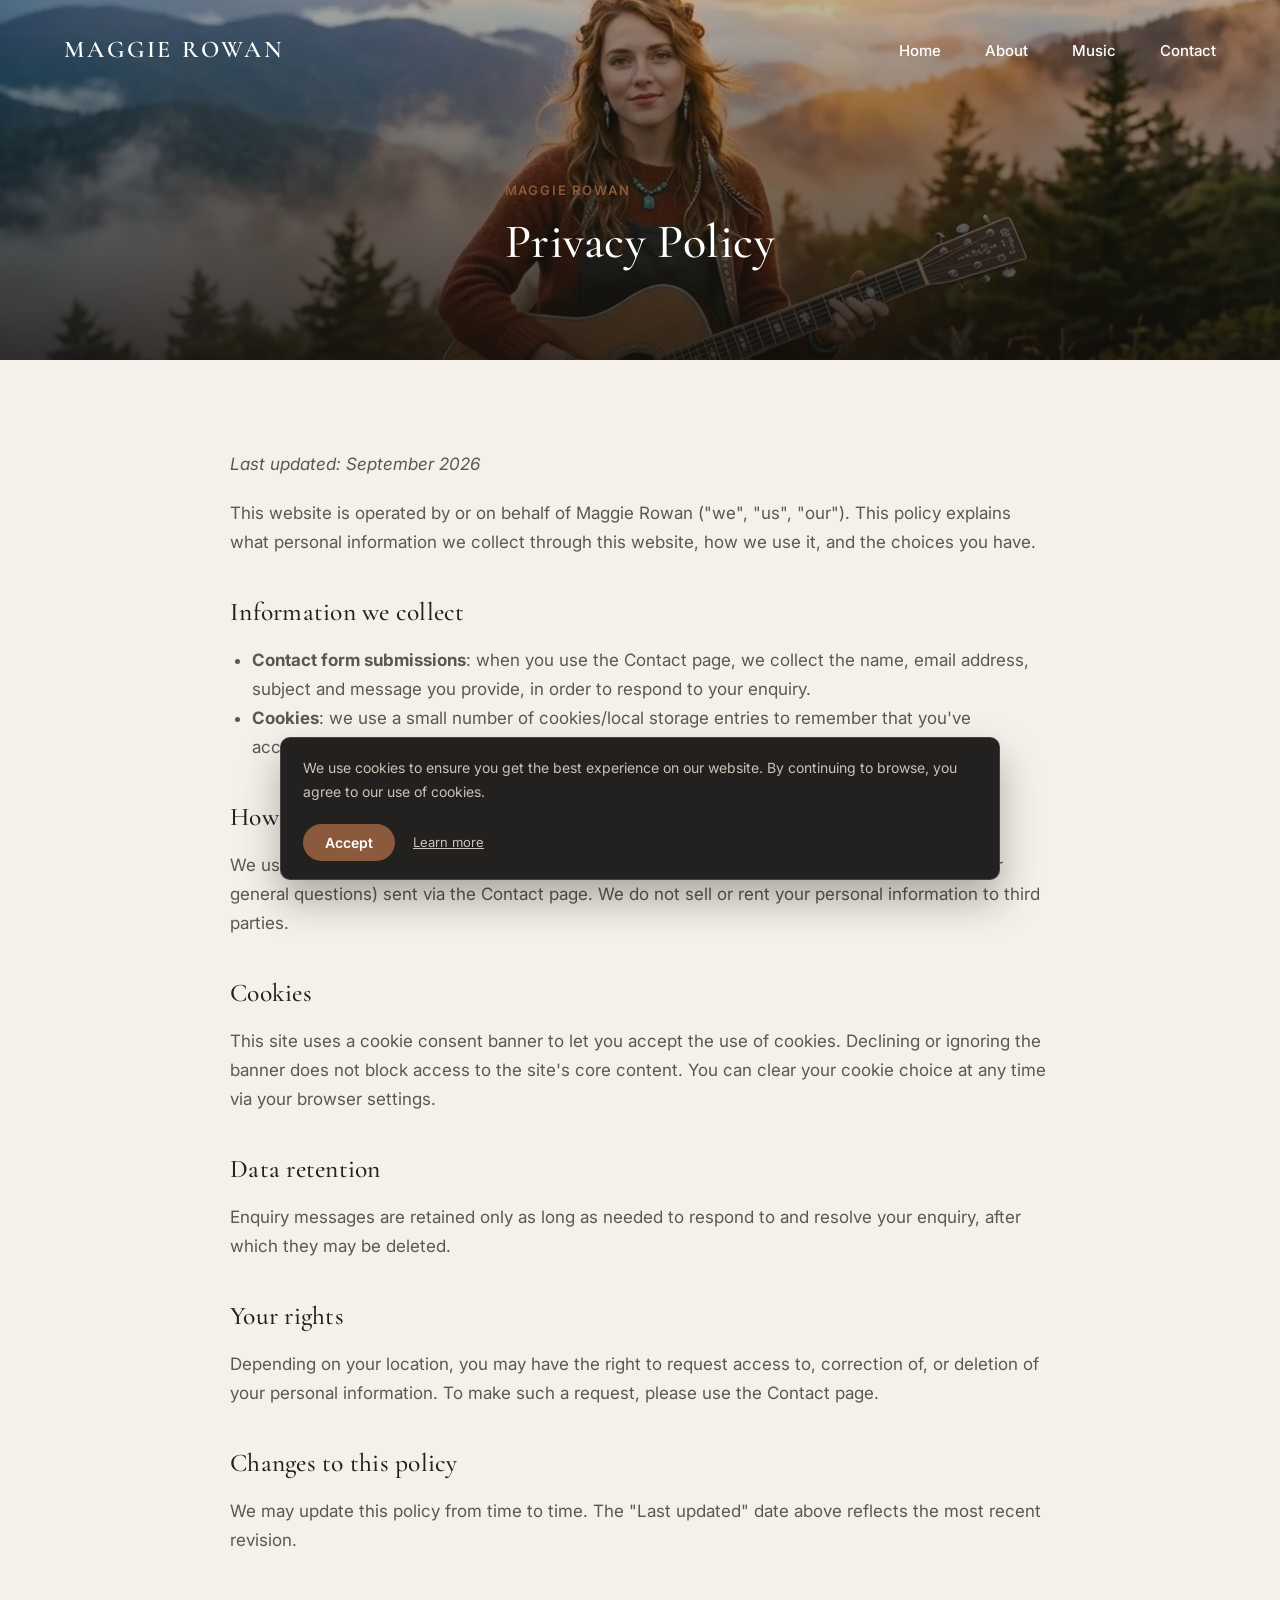
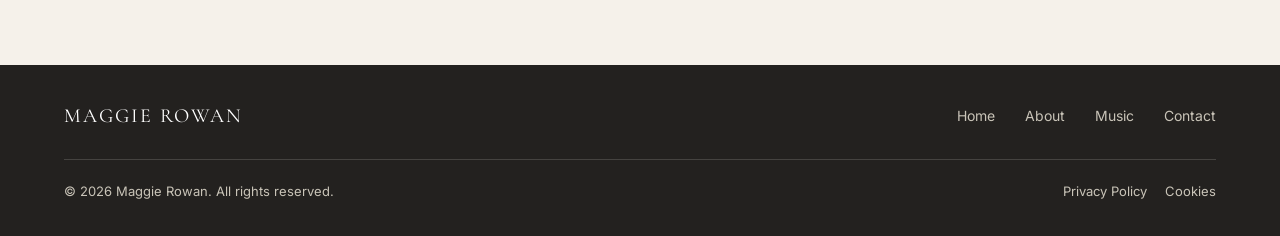
<file: static-site/privacy-policy.html>
<!DOCTYPE html>
<html lang="en-US">
<head>
<meta charset="UTF-8" />
<meta name="viewport" content="width=device-width, initial-scale=1" />
<title>Privacy Policy | Maggie Rowan</title>
<link rel="preconnect" href="https://fonts.googleapis.com">
<link rel="preconnect" href="https://fonts.gstatic.com" crossorigin>
<link href="https://fonts.googleapis.com/css2?family=Cormorant+Garamond:ital,wght@0,400;0,500;0,600;1,500&family=Inter:wght@400;500;600;700&display=swap" rel="stylesheet">
<link rel="stylesheet" href="assets/css/style.css" />
</head>
<body class="mr-body">

<header class="mr-header" id="mr-site-header">
	<div class="mr-container mr-header-inner">
		<a class="mr-logo" href="index.html">Maggie Rowan</a>
		<ul class="mr-nav" id="mr-nav">
			<li><a href="index.html">Home</a></li>
			<li><a href="about.html">About</a></li>
			<li><a href="music.html">Music</a></li>
			<li><a href="contact.html">Contact</a></li>
		</ul>
		<button type="button" class="mr-nav-toggle" id="mr-nav-toggle" aria-label="Toggle menu" aria-expanded="false" aria-controls="mr-nav">
			<span></span><span></span><span></span>
		</button>
	</div>
</header>

<main>
	<div class="mr-page-hero" style="min-height:40vh;background-image:url('assets/images/hero-photo.jpg');">
		<div class="mr-container mr-page-hero-content" style="padding-top:130px;">
			<span class="mr-eyebrow">Maggie Rowan</span>
			<h1 class="mr-h2">Privacy Policy</h1>
		</div>
	</div>

	<div class="mr-content-page mr-container">
		<p><em>Last updated: September 2026</em></p>

		<p>This website is operated by or on behalf of Maggie Rowan ("we", "us", "our"). This policy explains what personal information we collect through this website, how we use it, and the choices you have.</p>

		<h2>Information we collect</h2>
		<ul>
			<li><strong>Contact form submissions</strong>: when you use the Contact page, we collect the name, email address, subject and message you provide, in order to respond to your enquiry.</li>
			<li><strong>Cookies</strong>: we use a small number of cookies/local storage entries to remember that you've accepted our cookie notice and to understand basic, anonymized site usage.</li>
		</ul>

		<h2>How we use your information</h2>
		<p>We use the information you submit only to respond to enquiries (booking, press, collaboration, or general questions) sent via the Contact page. We do not sell or rent your personal information to third parties.</p>

		<h2>Cookies</h2>
		<p>This site uses a cookie consent banner to let you accept the use of cookies. Declining or ignoring the banner does not block access to the site's core content. You can clear your cookie choice at any time via your browser settings.</p>

		<h2>Data retention</h2>
		<p>Enquiry messages are retained only as long as needed to respond to and resolve your enquiry, after which they may be deleted.</p>

		<h2>Your rights</h2>
		<p>Depending on your location, you may have the right to request access to, correction of, or deletion of your personal information. To make such a request, please use the Contact page.</p>

		<h2>Changes to this policy</h2>
		<p>We may update this policy from time to time. The "Last updated" date above reflects the most recent revision.</p>
	</div>
</main>

<footer class="mr-footer">
	<div class="mr-container">
		<div class="mr-footer-inner">
			<a class="mr-footer-logo" href="index.html">Maggie Rowan</a>
			<ul class="mr-footer-nav">
				<li><a href="index.html">Home</a></li>
				<li><a href="about.html">About</a></li>
				<li><a href="music.html">Music</a></li>
				<li><a href="contact.html">Contact</a></li>
			</ul>
		</div>
		<div class="mr-footer-bottom">
			<span>&copy; 2026 Maggie Rowan. All rights reserved.</span>
			<div class="mr-footer-legal">
				<a href="privacy-policy.html">Privacy Policy</a>
				<a href="#" id="mr-manage-cookies">Cookies</a>
			</div>
		</div>
	</div>
</footer>

<div class="mr-cookie-banner" id="mr-cookie-banner" role="dialog" aria-live="polite" aria-label="Cookie notice">
	<p>We use cookies to ensure you get the best experience on our website. By continuing to browse, you agree to our use of cookies.</p>
	<div class="mr-cookie-actions">
		<button type="button" class="mr-cookie-accept" id="mr-cookie-accept">Accept</button>
		<a href="privacy-policy.html">Learn more</a>
	</div>
</div>

<script src="assets/js/main.js"></script>
</body>
</html>
</file>
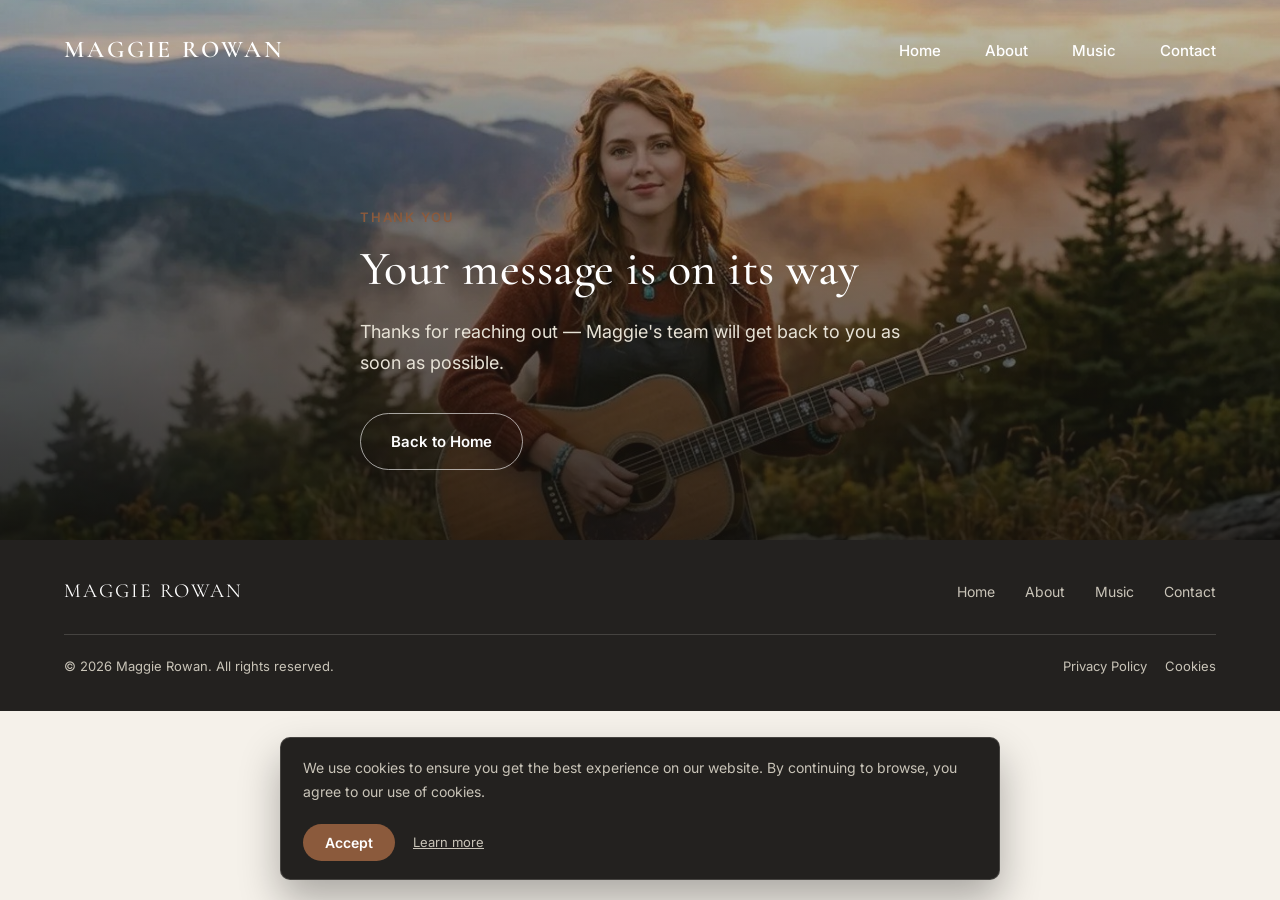
<file: static-site/thank-you.html>
<!DOCTYPE html>
<html lang="en-US">
<head>
<meta charset="UTF-8" />
<meta name="viewport" content="width=device-width, initial-scale=1" />
<title>Thank You | Maggie Rowan</title>
<link rel="preconnect" href="https://fonts.googleapis.com">
<link rel="preconnect" href="https://fonts.gstatic.com" crossorigin>
<link href="https://fonts.googleapis.com/css2?family=Cormorant+Garamond:ital,wght@0,400;0,500;0,600;1,500&family=Inter:wght@400;500;600;700&display=swap" rel="stylesheet">
<link rel="stylesheet" href="assets/css/style.css" />
</head>
<body class="mr-body">

<header class="mr-header" id="mr-site-header">
	<div class="mr-container mr-header-inner">
		<a class="mr-logo" href="index.html">Maggie Rowan</a>
		<ul class="mr-nav" id="mr-nav">
			<li><a href="index.html">Home</a></li>
			<li><a href="about.html">About</a></li>
			<li><a href="music.html">Music</a></li>
			<li><a href="contact.html">Contact</a></li>
		</ul>
		<button type="button" class="mr-nav-toggle" id="mr-nav-toggle" aria-label="Toggle menu" aria-expanded="false" aria-controls="mr-nav">
			<span></span><span></span><span></span>
		</button>
	</div>
</header>

<main>
	<section class="mr-page-hero" style="min-height:60vh;background-image:url('assets/images/hero-photo.jpg');">
		<div class="mr-container mr-page-hero-content">
			<span class="mr-eyebrow">Thank You</span>
			<h1 class="mr-h2">Your message is on its way</h1>
			<p class="mr-lead" style="color:#e7e2d6;">Thanks for reaching out &mdash; Maggie's team will get back to you as soon as possible.</p>
			<div class="mr-btn-row">
				<a class="mr-btn mr-btn-outline" href="index.html">Back to Home</a>
			</div>
		</div>
	</section>
</main>

<footer class="mr-footer">
	<div class="mr-container">
		<div class="mr-footer-inner">
			<a class="mr-footer-logo" href="index.html">Maggie Rowan</a>
			<ul class="mr-footer-nav">
				<li><a href="index.html">Home</a></li>
				<li><a href="about.html">About</a></li>
				<li><a href="music.html">Music</a></li>
				<li><a href="contact.html">Contact</a></li>
			</ul>
		</div>
		<div class="mr-footer-bottom">
			<span>&copy; 2026 Maggie Rowan. All rights reserved.</span>
			<div class="mr-footer-legal">
				<a href="privacy-policy.html">Privacy Policy</a>
				<a href="#" id="mr-manage-cookies">Cookies</a>
			</div>
		</div>
	</div>
</footer>

<div class="mr-cookie-banner" id="mr-cookie-banner" role="dialog" aria-live="polite" aria-label="Cookie notice">
	<p>We use cookies to ensure you get the best experience on our website. By continuing to browse, you agree to our use of cookies.</p>
	<div class="mr-cookie-actions">
		<button type="button" class="mr-cookie-accept" id="mr-cookie-accept">Accept</button>
		<a href="privacy-policy.html">Learn more</a>
	</div>
</div>

<script src="assets/js/main.js"></script>
</body>
</html>
</file>
<file: static-site/assets/css/style.css>
/*
Maggie Rowan -- static site stylesheet.
A premium, editorial site for singer-songwriter Maggie Rowan
(Modern Americana / Country / Bluegrass), promoting her debut
album "Traveling Back".
*/

/* ==========================================================================
   1. DESIGN TOKENS
   ========================================================================== */

:root {
  /* Color palette */
  --mr-ivory: #F5F1EA;
  --mr-charcoal: #23211F;
  --mr-forest: #234239;
  --mr-forest-dark: #172d26;
  --mr-rust: #8B5A3C;
  --mr-gold: #C89A54;
  --mr-white: #FFFFFF;

  --mr-text-dark: var(--mr-charcoal);
  --mr-text-muted: #5b5850;
  --mr-text-on-dark: #F5F1EA;
  --mr-text-on-dark-muted: #c9c4b8;

  --mr-border: rgba(35, 33, 31, 0.1);
  --mr-border-on-dark: rgba(245, 241, 234, 0.16);

  /* Typography */
  --mr-font-heading: 'Cormorant Garamond', Georgia, 'Times New Roman', serif;
  --mr-font-body: 'Inter', -apple-system, BlinkMacSystemFont, 'Segoe UI', sans-serif;

  /* Layout */
  --mr-max-width: 1200px;
  --mr-gutter: 24px;
  --mr-section-space: 100px;
  --mr-section-space-mobile: 56px;
  --mr-radius: 18px;
  --mr-radius-sm: 10px;

  --mr-ease: cubic-bezier(0.4, 0, 0.2, 1);
}

/* ==========================================================================
   2. RESET & BASE
   ========================================================================== */

*, *::before, *::after { box-sizing: border-box; }

html { scroll-behavior: smooth; }

body {
  margin: 0;
  font-family: var(--mr-font-body);
  font-size: 17px;
  line-height: 1.7;
  color: var(--mr-text-dark);
  background: var(--mr-ivory);
  -webkit-font-smoothing: antialiased;
}

img { max-width: 100%; display: block; }

a { color: inherit; text-decoration: none; }

ul { margin: 0; padding: 0; list-style: none; }

button { font-family: inherit; cursor: pointer; }

h1, h2, h3, h4, h5, h6 {
  font-family: var(--mr-font-heading);
  font-weight: 500;
  line-height: 1.15;
  margin: 0 0 20px;
  letter-spacing: 0.01em;
  color: var(--mr-charcoal);
}

p { margin: 0 0 20px; }

.mr-container {
  max-width: var(--mr-max-width);
  margin: 0 auto;
  padding: 0 var(--mr-gutter);
}

.mr-section {
  padding: var(--mr-section-space) 0;
}

@media (max-width: 782px) {
  body { font-size: 16px; }
  .mr-section { padding: var(--mr-section-space-mobile) 0; }
}

.mr-bg-ivory { background: var(--mr-ivory); }
.mr-bg-white { background: var(--mr-white); }
.mr-bg-forest { background: var(--mr-forest); color: var(--mr-text-on-dark); }
.mr-bg-charcoal { background: var(--mr-charcoal); color: var(--mr-text-on-dark); }
.mr-bg-forest h1, .mr-bg-forest h2, .mr-bg-forest h3,
.mr-bg-charcoal h1, .mr-bg-charcoal h2, .mr-bg-charcoal h3 { color: var(--mr-white); }

.mr-eyebrow {
  display: inline-block;
  font-family: var(--mr-font-body);
  font-size: 13px;
  font-weight: 600;
  letter-spacing: 0.14em;
  text-transform: uppercase;
  color: var(--mr-rust);
  margin-bottom: 14px;
}
.mr-bg-forest .mr-eyebrow,
.mr-bg-charcoal .mr-eyebrow { color: var(--mr-gold); }

.mr-rule {
  width: 56px;
  height: 2px;
  background: var(--mr-gold);
  border: none;
  margin: 22px 0 0;
}

.mr-lead {
  font-size: 18px;
  color: var(--mr-text-muted);
  max-width: 560px;
}
.mr-bg-forest .mr-lead,
.mr-bg-charcoal .mr-lead { color: var(--mr-text-on-dark-muted); }

/* Headings scale */
.mr-h1 { font-size: 76px; }
.mr-h1-sm { font-size: 60px; }
.mr-h2 { font-size: 48px; }
.mr-h3 { font-size: 30px; }

@media (max-width: 1080px) {
  .mr-h1 { font-size: 58px; }
  .mr-h1-sm { font-size: 48px; }
  .mr-h2 { font-size: 38px; }
}
@media (max-width: 600px) {
  .mr-h1 { font-size: 40px; }
  .mr-h1-sm { font-size: 34px; }
  .mr-h2 { font-size: 30px; }
  .mr-h3 { font-size: 24px; }
}

/* ==========================================================================
   3. BUTTONS
   ========================================================================== */

.mr-btn {
  display: inline-flex;
  align-items: center;
  gap: 10px;
  padding: 15px 30px;
  border-radius: 999px;
  font-family: var(--mr-font-body);
  font-size: 15px;
  font-weight: 600;
  border: 1px solid transparent;
  transition: all 0.25s var(--mr-ease);
  white-space: nowrap;
}

.mr-btn-rust {
  background: var(--mr-rust);
  color: var(--mr-white);
}
.mr-btn-rust:hover { background: #764a31; color: var(--mr-white); }

.mr-btn-outline {
  background: transparent;
  border-color: rgba(255,255,255,0.6);
  color: var(--mr-white);
}
.mr-btn-outline:hover { background: rgba(255,255,255,0.12); }

.mr-btn-outline-dark {
  background: transparent;
  border-color: var(--mr-charcoal);
  color: var(--mr-charcoal);
}
.mr-btn-outline-dark:hover { background: var(--mr-charcoal); color: var(--mr-white); }

.mr-btn-spotify { background: #1DB954; color: #fff; }
.mr-btn-spotify:hover { background: #17a34a; color: #fff; }

.mr-btn-itunes { background: transparent; border-color: rgba(255,255,255,0.6); color: var(--mr-white); }
.mr-btn-itunes:hover { background: rgba(255,255,255,0.12); }

.mr-btn-row { display: flex; flex-wrap: wrap; gap: 16px; margin-top: 34px; }

.mr-badge {
  display: inline-flex;
  align-items: center;
  gap: 8px;
  padding: 9px 18px;
  border-radius: 999px;
  border: 1px solid var(--mr-border-on-dark);
  font-size: 14px;
  color: var(--mr-text-on-dark-muted);
}

/* ==========================================================================
   4. HEADER / NAVIGATION
   ========================================================================== */

.mr-header {
  position: absolute;
  top: 0;
  left: 0;
  right: 0;
  z-index: 100;
  padding: 30px 0;
  transition: background-color 0.3s var(--mr-ease), padding 0.3s var(--mr-ease), box-shadow .3s var(--mr-ease);
}

.mr-header.is-solid,
.mr-header.mr-header--static {
  position: relative;
  background: var(--mr-ivory);
  padding: 20px 0;
}

.mr-header.is-scrolled {
  background: rgba(35, 33, 31, 0.92);
  padding: 16px 0;
  box-shadow: 0 8px 24px rgba(0,0,0,0.15);
  position: fixed;
  backdrop-filter: saturate(140%) blur(6px);
}

.mr-header--static.is-scrolled { background: rgba(245, 241, 234, 0.96); }
.mr-header--static.is-scrolled .mr-logo,
.mr-header--static .mr-logo { color: var(--mr-charcoal); }
.mr-header--static.is-scrolled .mr-nav a,
.mr-header--static .mr-nav a { color: var(--mr-charcoal); }

.mr-header-inner {
  display: flex;
  align-items: center;
  justify-content: space-between;
}

.mr-logo {
  font-family: var(--mr-font-heading);
  font-size: 24px;
  letter-spacing: 0.12em;
  text-transform: uppercase;
  color: var(--mr-white);
  font-weight: 600;
}

.mr-nav { display: flex; align-items: center; gap: 44px; }

.mr-nav a {
  color: var(--mr-white);
  font-size: 15px;
  font-weight: 500;
  padding-bottom: 6px;
  border-bottom: 1px solid transparent;
  transition: border-color .2s var(--mr-ease), opacity .2s var(--mr-ease);
}

.mr-nav a:hover,
.mr-nav a.current-menu-item,
.mr-nav .current_page_item a {
  border-bottom-color: var(--mr-gold);
}

.mr-nav-toggle {
  display: none;
  flex-direction: column;
  gap: 5px;
  background: none;
  border: none;
  padding: 8px;
}
.mr-nav-toggle span {
  width: 26px;
  height: 2px;
  background: var(--mr-white);
  display: block;
}
.mr-header--static .mr-nav-toggle span,
.mr-header--static.is-scrolled .mr-nav-toggle span { background: var(--mr-charcoal); }

@media (max-width: 900px) {
  .mr-nav {
    position: fixed;
    top: 0; right: 0;
    height: 100vh;
    width: 78%;
    max-width: 340px;
    background: var(--mr-charcoal);
    flex-direction: column;
    justify-content: center;
    align-items: flex-start;
    padding: 40px;
    gap: 30px;
    transform: translateX(100%);
    transition: transform 0.35s var(--mr-ease);
  }
  .mr-nav.is-open { transform: translateX(0); }
  .mr-nav a { color: var(--mr-white); font-size: 20px; }
  .mr-nav-toggle { display: flex; }
  .mr-header--static .mr-nav-toggle span { background: var(--mr-charcoal); }
  body.mr-nav-open { overflow: hidden; }
}

/* ==========================================================================
   5. HERO
   ========================================================================== */

.mr-hero {
  position: relative;
  min-height: 100vh;
  display: flex;
  align-items: flex-end;
  background-size: cover;
  background-position: center;
  color: var(--mr-white);
  overflow: hidden;
}

.mr-hero::after {
  content: "";
  position: absolute;
  inset: 0;
  background: linear-gradient(180deg, rgba(23,45,38,0.35) 0%, rgba(23,20,16,0.35) 45%, rgba(20,17,13,0.86) 100%);
  z-index: 1;
}

.mr-hero-content {
  position: relative;
  z-index: 2;
  padding-bottom: 90px;
  max-width: 760px;
}

.mr-hero .mr-eyebrow { color: var(--mr-gold); }

.mr-hero h1 {
  color: var(--mr-white);
  font-size: 88px;
  margin-bottom: 18px;
  text-transform: uppercase;
  letter-spacing: 0.02em;
}

.mr-hero .mr-hero-subtext {
  font-family: var(--mr-font-heading);
  font-style: italic;
  font-size: 22px;
  color: var(--mr-text-on-dark-muted);
  max-width: 480px;
  margin-bottom: 8px;
}

@media (max-width: 1080px) {
  .mr-hero h1 { font-size: 64px; }
}
@media (max-width: 600px) {
  .mr-hero { min-height: 92vh; align-items: flex-end; }
  .mr-hero-content { padding-bottom: 56px; }
  .mr-hero h1 { font-size: 42px; }
  .mr-hero .mr-hero-subtext { font-size: 18px; }
  .mr-btn { padding: 14px 24px; font-size: 14px; }
}

/* Secondary page hero (About / Music / Contact) */
.mr-page-hero {
  position: relative;
  min-height: 62vh;
  display: flex;
  align-items: flex-end;
  background-size: cover;
  background-position: center;
  color: var(--mr-white);
}
.mr-page-hero::after {
  content: "";
  position: absolute;
  inset: 0;
  background: linear-gradient(180deg, rgba(23,45,38,0.28) 0%, rgba(20,17,13,0.82) 100%);
}
.mr-page-hero-content { position: relative; z-index: 2; padding: 160px 0 70px; max-width: 720px; }
.mr-page-hero h1 { color: var(--mr-white); margin-bottom: 20px; }

/* ==========================================================================
   6. TWO-COLUMN CONTENT (About sections)
   ========================================================================== */

.mr-split {
  display: grid;
  grid-template-columns: 1fr 1fr;
  gap: 72px;
  align-items: center;
}
.mr-split.mr-split--reverse .mr-split-media { order: 2; }
.mr-split-media img {
  border-radius: var(--mr-radius);
  width: 100%;
  height: 100%;
  object-fit: cover;
  aspect-ratio: 4/5;
}
.mr-split-body p { color: var(--mr-text-muted); }
.mr-bg-forest .mr-split-body p,
.mr-bg-charcoal .mr-split-body p { color: var(--mr-text-on-dark-muted); }

.mr-pull-quote {
  font-family: var(--mr-font-heading);
  font-style: italic;
  font-size: 24px;
  color: var(--mr-rust);
  border: none;
  margin: 28px 0 0;
  padding: 0;
}
.mr-bg-forest .mr-pull-quote,
.mr-bg-charcoal .mr-pull-quote { color: var(--mr-gold); }

@media (max-width: 900px) {
  .mr-split { grid-template-columns: 1fr; gap: 40px; }
  .mr-split.mr-split--reverse .mr-split-media { order: -1; }
  .mr-split-media img { aspect-ratio: 16/11; }
}

/* ==========================================================================
   7. FEATURED ALBUM
   ========================================================================== */

.mr-album-feature {
  position: relative;
  background-size: cover;
  background-position: center;
  border-radius: var(--mr-radius);
  overflow: hidden;
  color: var(--mr-white);
}
.mr-album-feature::after {
  content: "";
  position: absolute;
  inset: 0;
  background: linear-gradient(90deg, rgba(35,66,57,0.94) 0%, rgba(35,66,57,0.86) 45%, rgba(35,66,57,0.55) 100%);
}
.mr-album-feature-inner {
  position: relative;
  z-index: 2;
  display: grid;
  grid-template-columns: 280px 1fr;
  gap: 56px;
  align-items: center;
  padding: 70px;
}
.mr-album-cover {
  border-radius: var(--mr-radius-sm);
  overflow: hidden;
  box-shadow: 0 30px 60px rgba(0,0,0,0.35);
  aspect-ratio: 1/1;
}
.mr-album-cover img { width: 100%; height: 100%; object-fit: cover; }
.mr-album-feature h2 { color: var(--mr-white); }
.mr-album-feature p { color: var(--mr-text-on-dark-muted); max-width: 520px; }
.mr-album-badges { display: flex; gap: 14px; flex-wrap: wrap; margin-top: 10px; }

@media (max-width: 900px) {
  .mr-album-feature-inner { grid-template-columns: 1fr; padding: 44px 28px; text-align: left; }
  .mr-album-cover { max-width: 220px; }
}

/* ==========================================================================
   8. TRACK LIST
   ========================================================================== */

.mr-tracklist-head {
  display: flex;
  align-items: flex-end;
  justify-content: space-between;
  margin-bottom: 40px;
  flex-wrap: wrap;
  gap: 16px;
}
.mr-tracklist-head .mr-view-all { font-size: 15px; font-weight: 600; color: var(--mr-rust); }

.mr-tracks {
  display: grid;
  grid-template-columns: 1fr 1fr;
  gap: 0 60px;
}
.mr-track {
  display: flex;
  align-items: center;
  gap: 20px;
  padding: 18px 0;
  border-bottom: 1px solid var(--mr-border);
}
.mr-track:last-child { border-bottom: none; }
.mr-track-num {
  font-family: var(--mr-font-heading);
  font-size: 20px;
  color: var(--mr-rust);
  width: 28px;
  flex-shrink: 0;
}
.mr-track-title { font-weight: 600; font-size: 16px; }
.mr-track-title a:hover { color: var(--mr-rust); }
.mr-track-album { font-size: 14px; color: var(--mr-text-muted); }
.mr-track-time { font-size: 14px; color: var(--mr-text-muted); margin-left: auto; }
.mr-track-play {
  width: 34px; height: 34px;
  border-radius: 50%;
  background: var(--mr-forest);
  color: var(--mr-white);
  display: flex; align-items: center; justify-content: center;
  flex-shrink: 0;
}

@media (max-width: 780px) {
  .mr-tracks { grid-template-columns: 1fr; }
}

/* Full tracklist used on Music page (single column, numbered rows) */
.mr-tracklist-full .mr-track { grid-template-columns: none; }

/* ==========================================================================
   9. GALLERY
   ========================================================================== */

.mr-gallery {
  display: grid;
  grid-template-columns: 1.4fr 1fr;
  gap: 20px;
}
.mr-gallery-main img { border-radius: var(--mr-radius); width: 100%; height: 100%; object-fit: cover; }
.mr-gallery-grid { display: grid; grid-template-columns: 1fr 1fr; gap: 20px; }
.mr-gallery-grid img { border-radius: var(--mr-radius); width: 100%; height: 100%; object-fit: cover; aspect-ratio: 4/3; }

@media (max-width: 900px) {
  .mr-gallery { grid-template-columns: 1fr; }
}

/* ==========================================================================
   10. CONTACT CTA
   ========================================================================== */

.mr-cta {
  position: relative;
  background-size: cover;
  background-position: center;
  color: var(--mr-white);
}
.mr-cta::after {
  content: "";
  position: absolute;
  inset: 0;
  background: linear-gradient(90deg, rgba(20,26,22,0.92) 0%, rgba(20,26,22,0.72) 60%, rgba(20,26,22,0.5) 100%);
}
.mr-cta-inner {
  position: relative;
  z-index: 2;
  display: flex;
  align-items: center;
  justify-content: space-between;
  gap: 40px;
  flex-wrap: wrap;
}
.mr-cta h2 { color: var(--mr-white); margin-bottom: 10px; }
.mr-cta p { color: var(--mr-text-on-dark-muted); margin-bottom: 26px; }

/* ==========================================================================
   11. CONTACT FORM
   ========================================================================== */

.mr-form-wrap {
  background: var(--mr-charcoal);
  border: 1px solid var(--mr-border-on-dark);
  border-radius: var(--mr-radius);
  padding: 40px;
  max-width: 460px;
  width: 100%;
}
.mr-form-row { display: grid; grid-template-columns: 1fr 1fr; gap: 16px; }
.mr-field { margin-bottom: 18px; }
.mr-field label {
  display: block;
  font-size: 13px;
  color: var(--mr-text-on-dark-muted);
  margin-bottom: 8px;
}
.mr-field input,
.mr-field select,
.mr-field textarea {
  width: 100%;
  background: rgba(255,255,255,0.06);
  border: 1px solid var(--mr-border-on-dark);
  border-radius: 8px;
  padding: 13px 14px;
  color: var(--mr-white);
  font-family: var(--mr-font-body);
  font-size: 15px;
}
.mr-field textarea { min-height: 130px; resize: vertical; }
.mr-field input::placeholder,
.mr-field textarea::placeholder { color: rgba(245,241,234,0.4); }
.mr-form-submit {
  width: 100%;
  justify-content: center;
  border: none;
}
.mr-form-note {
  font-size: 13px;
  color: var(--mr-text-on-dark-muted);
  margin-top: 14px;
  text-align: center;
}
.mr-form-success {
  background: rgba(200,154,84,0.12);
  border: 1px solid var(--mr-gold);
  color: var(--mr-ivory);
  padding: 16px;
  border-radius: 10px;
  margin-bottom: 20px;
  font-size: 15px;
}

@media (max-width: 560px) {
  .mr-form-row { grid-template-columns: 1fr; }
  .mr-form-wrap { padding: 28px 22px; }
}

/* Contact page layout */
.mr-contact-grid {
  display: grid;
  grid-template-columns: 1fr 1fr;
  gap: 60px;
  align-items: start;
}
@media (max-width: 900px) {
  .mr-contact-grid { grid-template-columns: 1fr; }
}

/* ==========================================================================
   12. FOOTER
   ========================================================================== */

.mr-footer {
  background: var(--mr-charcoal);
  color: var(--mr-text-on-dark-muted);
  padding: 34px 0;
}
.mr-footer-inner {
  display: flex;
  align-items: center;
  justify-content: space-between;
  flex-wrap: wrap;
  gap: 20px;
}
.mr-footer-logo {
  font-family: var(--mr-font-heading);
  color: var(--mr-white);
  font-size: 20px;
  letter-spacing: 0.1em;
  text-transform: uppercase;
}
.mr-footer-nav { display: flex; gap: 30px; flex-wrap: wrap; }
.mr-footer-nav a { font-size: 14px; }
.mr-footer-nav a:hover { color: var(--mr-gold); }
.mr-footer-bottom {
  border-top: 1px solid var(--mr-border-on-dark);
  margin-top: 26px;
  padding-top: 20px;
  display: flex;
  justify-content: space-between;
  flex-wrap: wrap;
  gap: 12px;
  font-size: 13px;
}
.mr-footer-legal { display: flex; gap: 18px; }
.mr-footer-legal a:hover { color: var(--mr-gold); }

@media (max-width: 700px) {
  .mr-footer-inner, .mr-footer-bottom { flex-direction: column; align-items: flex-start; }
}

/* ==========================================================================
   13. COOKIE CONSENT
   ========================================================================== */

.mr-cookie-banner {
  position: fixed;
  left: 20px;
  right: 20px;
  bottom: 20px;
  z-index: 999;
  background: var(--mr-charcoal);
  color: var(--mr-text-on-dark-muted);
  border: 1px solid var(--mr-border-on-dark);
  border-radius: var(--mr-radius-sm);
  padding: 18px 22px;
  display: flex;
  align-items: center;
  justify-content: space-between;
  gap: 20px;
  flex-wrap: wrap;
  max-width: 720px;
  margin: 0 auto;
  box-shadow: 0 20px 40px rgba(0,0,0,0.3);
  transform: translateY(140%);
  opacity: 0;
  transition: transform .4s var(--mr-ease), opacity .4s var(--mr-ease);
}
.mr-cookie-banner.is-visible { transform: translateY(0); opacity: 1; }
.mr-cookie-banner p { margin: 0; font-size: 14px; }
.mr-cookie-actions { display: flex; align-items: center; gap: 18px; flex-shrink: 0; }
.mr-cookie-actions a { font-size: 13px; text-decoration: underline; }
.mr-cookie-accept {
  background: var(--mr-rust);
  color: var(--mr-white);
  border: none;
  padding: 10px 22px;
  border-radius: 999px;
  font-size: 14px;
  font-weight: 600;
}
.mr-cookie-accept:hover { background: #764a31; }

@media (max-width: 640px) {
  .mr-cookie-banner { flex-direction: column; align-items: flex-start; }
}

/* ==========================================================================
   14. MISC / WORDPRESS DEFAULTS
   ========================================================================== */

.mr-content-page { padding: 90px 0; max-width: 820px; margin: 0 auto; }
.mr-content-page h2 { margin-top: 40px; }
.mr-content-page p, .mr-content-page li { color: var(--mr-text-muted); }
.mr-content-page ul { list-style: disc; padding-left: 22px; margin-bottom: 20px; }

.screen-reader-text {
  position: absolute !important;
  clip: rect(1px, 1px, 1px, 1px);
  overflow: hidden;
  height: 1px; width: 1px;
}

.mr-empty-state {
  text-align: center;
  padding: 60px 0;
  color: var(--mr-text-muted);
}
</file>
